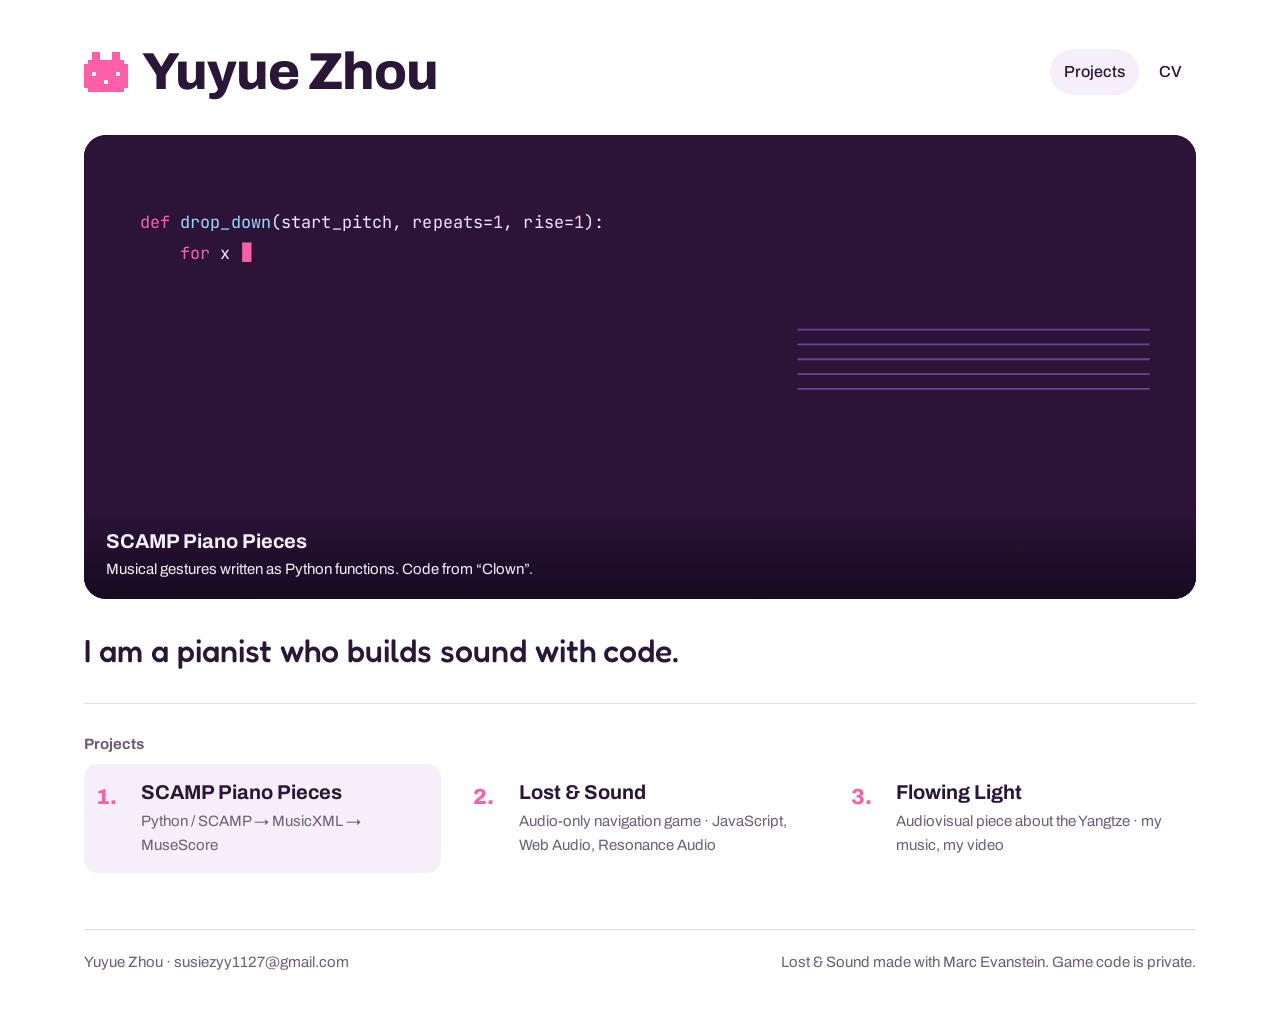
<file: index.html>
<!DOCTYPE html>
<html lang="en">
<head>
<meta charset="utf-8">
<meta name="viewport" content="width=device-width, initial-scale=1">
<title>Yuyue Zhou Portfolio</title>
<link rel="preconnect" href="https://fonts.googleapis.com">
<link rel="stylesheet" href="https://fonts.googleapis.com/css2?family=Archivo:wght@400;500;700;800&family=Fredoka:wght@500&family=JetBrains+Mono:wght@400&family=Silkscreen&display=swap">
<link rel="stylesheet" href="css/style.css">
</head>
<body>
<div class="wrap">
<header>
  <a class="name" href="#home" aria-label="Yuyue Zhou, home">
    <svg class="mark" viewBox="0 0 11 10" shape-rendering="crispEdges" aria-hidden="true"><g fill="var(--pink)"><rect x="2" y="0" width="1" height="1"/><rect x="3" y="0" width="1" height="1"/><rect x="7" y="0" width="1" height="1"/><rect x="8" y="0" width="1" height="1"/><rect x="2" y="1" width="1" height="1"/><rect x="3" y="1" width="1" height="1"/><rect x="7" y="1" width="1" height="1"/><rect x="8" y="1" width="1" height="1"/><rect x="1" y="2" width="1" height="1"/><rect x="2" y="2" width="1" height="1"/><rect x="3" y="2" width="1" height="1"/><rect x="4" y="2" width="1" height="1"/><rect x="5" y="2" width="1" height="1"/><rect x="6" y="2" width="1" height="1"/><rect x="7" y="2" width="1" height="1"/><rect x="8" y="2" width="1" height="1"/><rect x="9" y="2" width="1" height="1"/><rect x="0" y="3" width="1" height="1"/><rect x="1" y="3" width="1" height="1"/><rect x="2" y="3" width="1" height="1"/><rect x="3" y="3" width="1" height="1"/><rect x="4" y="3" width="1" height="1"/><rect x="5" y="3" width="1" height="1"/><rect x="6" y="3" width="1" height="1"/><rect x="7" y="3" width="1" height="1"/><rect x="8" y="3" width="1" height="1"/><rect x="9" y="3" width="1" height="1"/><rect x="10" y="3" width="1" height="1"/><rect x="0" y="4" width="1" height="1"/><rect x="1" y="4" width="1" height="1"/><rect x="2" y="4" width="1" height="1"/><rect x="3" y="4" width="1" height="1"/><rect x="4" y="4" width="1" height="1"/><rect x="5" y="4" width="1" height="1"/><rect x="6" y="4" width="1" height="1"/><rect x="7" y="4" width="1" height="1"/><rect x="8" y="4" width="1" height="1"/><rect x="9" y="4" width="1" height="1"/><rect x="10" y="4" width="1" height="1"/><rect x="0" y="5" width="1" height="1"/><rect x="1" y="5" width="1" height="1"/><rect x="3" y="5" width="1" height="1"/><rect x="4" y="5" width="1" height="1"/><rect x="5" y="5" width="1" height="1"/><rect x="6" y="5" width="1" height="1"/><rect x="7" y="5" width="1" height="1"/><rect x="9" y="5" width="1" height="1"/><rect x="10" y="5" width="1" height="1"/><rect x="0" y="6" width="1" height="1"/><rect x="1" y="6" width="1" height="1"/><rect x="2" y="6" width="1" height="1"/><rect x="3" y="6" width="1" height="1"/><rect x="4" y="6" width="1" height="1"/><rect x="5" y="6" width="1" height="1"/><rect x="6" y="6" width="1" height="1"/><rect x="7" y="6" width="1" height="1"/><rect x="8" y="6" width="1" height="1"/><rect x="9" y="6" width="1" height="1"/><rect x="10" y="6" width="1" height="1"/><rect x="0" y="7" width="1" height="1"/><rect x="1" y="7" width="1" height="1"/><rect x="2" y="7" width="1" height="1"/><rect x="3" y="7" width="1" height="1"/><rect x="4" y="7" width="1" height="1"/><rect x="6" y="7" width="1" height="1"/><rect x="7" y="7" width="1" height="1"/><rect x="8" y="7" width="1" height="1"/><rect x="9" y="7" width="1" height="1"/><rect x="10" y="7" width="1" height="1"/><rect x="0" y="8" width="1" height="1"/><rect x="1" y="8" width="1" height="1"/><rect x="2" y="8" width="1" height="1"/><rect x="3" y="8" width="1" height="1"/><rect x="4" y="8" width="1" height="1"/><rect x="5" y="8" width="1" height="1"/><rect x="6" y="8" width="1" height="1"/><rect x="7" y="8" width="1" height="1"/><rect x="8" y="8" width="1" height="1"/><rect x="9" y="8" width="1" height="1"/><rect x="10" y="8" width="1" height="1"/><rect x="1" y="9" width="1" height="1"/><rect x="2" y="9" width="1" height="1"/><rect x="3" y="9" width="1" height="1"/><rect x="4" y="9" width="1" height="1"/><rect x="5" y="9" width="1" height="1"/><rect x="6" y="9" width="1" height="1"/><rect x="7" y="9" width="1" height="1"/><rect x="8" y="9" width="1" height="1"/><rect x="9" y="9" width="1" height="1"/></g></svg>
    <b>Yuyue Zhou</b>
  </a>
  <nav aria-label="Main">
    <a href="#home" data-nav="home">Projects</a>
    <a href="#cv" data-nav="cv">CV</a>
  </nav>
</header>

<svg width="0" height="0" style="position:absolute" aria-hidden="true"><defs><symbol id="ghost" viewBox="0 0 8 8"><g id="ghostpx"></g></symbol></defs></svg>

<!-- HOME -->
<main data-view="home">
<div class="home">
  <a class="cover" id="cover" href="#scamp-pieces" aria-label="Open project">
    <svg id="covsvg" viewBox="0 0 1200 500" preserveAspectRatio="xMidYMid slice" role="img" aria-label="Project cover"></svg>
    <div class="cap" id="cap"></div>
  </a>
  <p class="intro">I am a pianist who builds sound with code.</p>
  <hr class="hline">
  <div>
      <p class="lab">Projects</p>
      <ul class="plist">
        <li><a class="proj on" href="#scamp-pieces" data-cov="1"><span class="n">1.</span><span class="t">SCAMP Piano Pieces</span><span class="d">Python / SCAMP → MusicXML → MuseScore</span></a></li>
        <li><a class="proj" href="#lost-and-sound" data-cov="0"><span class="n">2.</span><span class="t">Lost &amp; Sound</span><span class="d">Audio-only navigation game · JavaScript, Web Audio, Resonance Audio</span></a></li>
        <li><a class="proj" href="#flowing-light" data-cov="2"><span class="n">3.</span><span class="t">Flowing Light</span><span class="d">Audiovisual piece about the Yangtze · my music, my video</span></a></li>
      </ul>
  </div>
</div>
</main>

<!-- LOST & SOUND -->
<main data-view="lost-and-sound" class="page" hidden>
  <a class="back" href="#home">← All projects</a>
  <h1>Lost &amp; Sound</h1>
  <p class="lede">An audio-only navigation game built with JavaScript, Web Audio and Resonance Audio. You wear headphones and close your eyes. 3D sound tells you where the ghost-story enemies are: they speed up and rise in pitch as they get closer. A layered “home” sound grows richer as you walk toward it.</p>
  <p><span class="hp">Please use headphones</span></p>
  <div class="media"><span style="color:var(--mut)">Demo video coming soon</span></div>

  <h2>Why I made it</h2>
  <div class="tx">
    <p>When I used Logic Pro, I kept wondering what was behind it: how reverb creates space, how EQ changes frequencies. Everything in Logic starts from recorded sound. I wanted to try building sound from zero, in code.</p>
    <p>I also asked a simple question: if there are no visuals, how much can people perceive by ear alone? So I made a game that is only about sound. Most games depend on what you see. An audio-only game could also be played by people who are blind or have low vision.</p>
  </div>

  <h2>How the sound works</h2>
  
    <div class="tx">
      <h3>The listener</h3>
      <p>The player is a listener in a Resonance Audio scene. You walk and turn with the arrow keys, at 3 meters per second. Your position and direction are updated every frame, so sounds move around your head as you walk and turn.</p>
      <h3>The map</h3>
      <p>Every game is different. The four enemies are placed in random directions, in four rings around you: about 3.5–5 m, 6–7.5 m, 8–9.5 m and 10–11.5 m away. Home is 13 m away, also in a random direction. You win when you get within half a meter of home.</p>
      <h3>Enemies</h3>
      <p>Each of the four enemies is a looping sound I designed. When you are farther than 3 m, it plays normally. As you get closer, its playback rate goes up, so it gets faster and higher at the same time. At 0.5 m it plays at double speed, one octave higher.</p>
      <h3>Home</h3>
      <p>The home sound has a main loop, plus one pad sample played at three speeds: 0.5×, 1× and 2× (low, middle and high octave). It starts to change when you are 8 m away. As you get closer, the main loop fades out and the pad layers come in one by one: low first, then middle, then high. I chose the speeds and volume curves by testing them again and again by ear. This was the most surprising part for me.</p>
    <div class="panel chartp">
      <p class="lab">Home sound: volume of each layer by distance</p>
      <div class="fig" id="gainfig"><svg id="gainsvg" role="img" aria-label="Chart of the four home-sound layer volumes against closeness to home"></svg></div>
      <p style="font-size:14px;color:var(--mut);margin:8px 0 0">Closeness goes from 0 (8 m or farther) to 1 (within 0.5 m of home). The main loop fades out while the low, middle and high pad layers come in, in that order.</p>
    </div>
      <h3>Hearing front and back</h3>
      <p>My teacher wrote an air-absorption filter and a filter to reduce front/back confusion. I added them to the game and tuned the front/back values by ear.</p>
      <h3>The space</h3>
      <p>The game takes place in a large open space, 100 × 100 m and 3 m high. The walls are open and the floor and ceiling are grass, so there are almost no hard echoes.</p>
    </div>


  <h2>Who did what</h2>
  <p class="tx">I made this game with my teacher, Marc Evanstein. Here is an honest split, based on our Git history.</p>
  <div style="overflow-x:auto">
  <table class="who">
    <thead><tr><th>Who</th><th>Work</th></tr></thead>
    <tbody>
      <tr><td>Me</td><td>Player movement and turning; synthesis experiments (two sawtooth oscillators, pulsing sound, FM voice, shaper); room sound and spatial settings; enemy voices and the speed-up with distance; the layered home voice, its distance range, fades and volume balance; added the air-absorption and front/back filters and tuned the front/back values; stop button; minimap setup; all game art; designed the enemy sounds.</td></tr>
      <tr><td>Marc Evanstein (teacher)</td><td>Starting template; reorganized code into functions; timing fixes; audio graph diagrams; fixed the coordinate system (axes, left/right, turning); wrote the air-absorption and front/back filter functions; minimap widget; room size and materials; title, playing and win screens using my art.</td></tr>
      <tr><td>AI</td><td>Only the project plan document (PLAN.md) was written with an AI assistant (Claude). All code was written by hand by me and Marc.</td></tr>
    </tbody>
  </table>
  </div>

  <h2>Sound sources</h2>
  <div class="tx">
    <p>I designed the enemy sounds in Reaper from 7–8 sound clips from Freesound (layering, EQ, reverb). The home sound is one sample from the internet.</p>
  </div>
</main>

<!-- SCAMP -->
<main data-view="scamp-pieces" class="page" hidden>
  <a class="back" href="#home">← All projects</a>
  <h1>SCAMP Piano Pieces</h1>
  <p class="lede">Three short piano pieces I wrote with Python and the SCAMP library: “Clown”, “Q and A” and “Bellicose Bunnies”.</p>
  <video class="vid" id="svid" controls preload="metadata" poster="scamp_poster.jpg" playsinline>
    <source src="scamp_performance.mp4" type="video/mp4">
  </video>
  <div class="chap">
    <span>Performed by me.</span>
    <button class="nb ch-b" data-t="0" type="button">Clown <b>0:00</b></button>
    <button class="nb ch-b" data-t="37.9" type="button">Q and A <b>0:38</b></button>
    <button class="nb ch-b" data-t="84.5" type="button">Bellicose Bunnies <b>1:25</b></button>
  </div>
  <div class="tx">
    <h2 style="margin-top:8px">Process</h2>
    <p>I created the music in three steps. The first two steps were done through code, using SCAMP (Suite for Computer-Assisted Music in Python). SCAMP is a Python library that lets composers create virtual instruments, have them play notes, listen to the results in real time, and then generate music notation.</p>
    <p>I defined functions to play different musical gestures, and the function arguments let me vary the gestures in different ways so that they could evolve throughout the piece. During this step, I was not thinking about how the music would be notated. I was thinking like a pianist about how each phrase breathes and moves.</p>
    <p>The second step was to generate notation. To do this, I had to tweak the code: making the note durations easier to notate, and defining meters and bar lengths. After that, SCAMP could produce MusicXML that I opened in MuseScore.</p>
    <p>The final step was polishing that raw notation into the final score. This was not just cleaning up rough edges; it was another stage of composition. I added more layers to the music, along with dynamics, articulations and other details that were crucial to its character.</p>
    <p>Coding gave me a different way to organize music. I took on different roles throughout the process — engineer, pianist, composer — and I arrived at music that I would never have otherwise written.</p>
  </div>
  <h2>The pieces</h2>
  <div class="plist2">
    <div class="prow">
      <div class="phead"><h3>Clown</h3></div>
      <div class="thumbs" data-title="Clown" data-pages="scamp/clown-1.webp" aria-label="Clown score"></div>
      <details class="code">
        <summary>Show the code</summary>
        <button class="nb copy" data-c="clown" type="button">Copy</button>
        <pre><code id="code-clown">from scamp import *


s = Session()

s.tempo = 150

piano = s.new_part(&quot;piano&quot;)


def drop_down(start_pitch, repeats=1, rise=1):
    for x in range(repeats):
        piano.play_note(start_pitch + rise*x, 1.0, 2 / 3)
        piano.play_note(start_pitch + 1 + rise*x, 1.0, 1 / 6)
        piano.play_note(start_pitch + 3 + rise*x, 1.0, 1 / 6)

    piano.play_note(start_pitch - 2, 1.0, 1.0)


def jump(main_pitch, gesture_dur, quick_note_dur, last_note_dur, repeats=1, rise=1):
    long_note_dur = gesture_dur - quick_note_dur - last_note_dur
    for x in range(repeats):
        piano.play_note(main_pitch + 24 + rise*x, 1.0, quick_note_dur)
        piano.play_note(main_pitch, 1.0, long_note_dur)
        piano.play_note(main_pitch + 6 + rise*x, 1.0, last_note_dur, &quot;staccato&quot;)


def tremolo(main_pitch, note_dur=0.25, repeats=8):
    for i in range(repeats):
        piano.play_note(main_pitch, 1.0, note_dur)
        piano.play_note(main_pitch + i + 1, 1.0, note_dur)


def the_clown():
    tremolo(48, note_dur=0.25, repeats=4)
    jump(44, 4, 0.25, 1, repeats=3, rise=2)
    wait(1)

    drop_down(60, repeats=4, rise=2)
    jump(60, 2, 0.125, 0.25, repeats=8, rise=1)
    wait(1)

    tremolo(80, note_dur=1/6, repeats=12)
    drop_down(84, repeats=3, rise=-3)
    drop_down(81, repeats=4, rise=-3)
    jump(40, 5, 0.5, 1, repeats=3, rise=-2)
    wait(1)

    tremolo(58, note_dur=0.25, repeats=5)
    piano.play_note(36, 1.0, 0.5, &quot;accent&quot;)


s.start_transcribing()
s.fast_forward()
the_clown()
perf = s.stop_transcribing()
time_signatures = [&quot;2/4&quot;, &quot;4/4&quot;, &quot;4/4&quot;, &quot;5/4&quot;, &quot;5/4&quot;] + [&quot;2/4&quot;] * 7 + [&quot;3/4&quot;, &quot;4/4&quot;, &quot;4/4&quot;, &quot;5/4&quot;] + [&quot;5/4&quot;] * 3 + [&quot;7/8&quot;] + [&quot;2/4&quot;]
score = perf.to_score(time_signature=time_signatures)
score.show()
print(perf)

#piece_2_nonsense_questions_with_angery_same_answer()
# piece_1_rise_and_fall()</code></pre>
      </details>
    </div>
    <div class="prow">
      <div class="phead"><h3>Q and A</h3></div>
      <div class="thumbs" data-title="Q and A" data-pages="scamp/qa-1.webp,scamp/qa-2.webp" aria-label="Q and A score"></div>
      <details class="code">
        <summary>Show the code</summary>
        <button class="nb copy" data-c="qa" type="button">Copy</button>
        <pre><code id="code-qa">from scamp import *


s = Session()

s.tempo = 180

piano = s.new_part(&quot;piano&quot;)


def drop_down(start_pitch, repeats=1, rise=1):
    for x in range(repeats):
        piano.play_note(start_pitch + rise*x, 1.0, 2 / 3)
        piano.play_note(start_pitch + 1 + rise*x, 1.0, 1 / 6)
        piano.play_note(start_pitch + 3 + rise*x, 1.0, 1 / 6)
    
    piano.play_note(start_pitch - 2, 1.0, 1.0)


def jump(main_pitch, gesture_dur, quick_note_dur, rest_dur, repeats=1, rise=1):
    long_note_dur = gesture_dur - 2 * quick_note_dur
    for x in range(repeats):
        piano.play_note(main_pitch + 24 + rise*x, 1.0, quick_note_dur)
        piano.play_note(main_pitch, 1.0, long_note_dur)
        piano.play_note(main_pitch + 6 + rise*x, 1.0, quick_note_dur)
        wait(rest_dur)


def tremolo(main_pitch, note_dur=0.25, repeats=8):
    for i in range(repeats):
        piano.play_note(main_pitch, 1.0, note_dur)
        piano.play_note(main_pitch + i + 1, 1.0, note_dur)
       
      




def piece_3_random_conversation():
    tremolo(55, note_dur=0.6, repeats=2)
    tremolo(55, note_dur=0.6, repeats=2)
    tremolo(55, note_dur=0.6, repeats=2)
    jump(55, 3, 0.6, 0.6, repeats=6, rise=2)
    tremolo(55, note_dur=0.6, repeats=2)
    drop_down(55, repeats=6, rise=2)
    tremolo(55, note_dur=0.6, repeats=2)
    tremolo(55, note_dur=0.6, repeats=2)
    tremolo(55, note_dur=0.6, repeats=2)
    jump(55, 3, 0.125, 0.125, repeats=6, rise=2)
    tremolo(55, note_dur=0.6, repeats=2)
    drop_down(55, repeats=6, rise=2)
    tremolo(55, note_dur=0.6, repeats=2)
    tremolo(55, note_dur=0.6, repeats=2)
    tremolo(55, note_dur=0.6, repeats=2)
    
    
    
    
s.start_transcribing()
s.fast_forward()
piece_3_random_conversation()
perf = s.stop_transcribing()
score = perf.to_score(time_signature = [&quot;7/8&quot;] + [&quot;3/4&quot;] + [&quot;13/16&quot;]* 6 + [&quot;6/4&quot;] + [&quot;11/4&quot;] + [&quot;3/4&quot;] + [&quot;5/8&quot;] * 4 + [&quot;3/4&quot;] * 7)
score.show()
print(perf)</code></pre>
      </details>
    </div>
    <div class="prow">
      <div class="phead"><h3>Bellicose Bunnies</h3></div>
      <div class="thumbs" data-title="Bellicose Bunnies" data-pages="scamp/bunnies-1.webp,scamp/bunnies-2.webp,scamp/bunnies-3.webp" aria-label="Bellicose Bunnies score"></div>
      <details class="code">
        <summary>Show the code</summary>
        <button class="nb copy" data-c="bunnies" type="button">Copy</button>
        <pre><code id="code-bunnies">from scamp import *


s = Session()

s.tempo = 180

piano = s.new_part(&quot;piano&quot;)


# s.start_transcribing()


def drop_down(start_pitch, repeats=1, rise=1):
    for x in range(repeats):
        piano.play_note(start_pitch + rise*x, 1.0, 2 / 3)
        piano.play_note(start_pitch + 1 + rise*x, 1.0, 1 / 6)
        piano.play_note(start_pitch + 3 + rise*x, 1.0, 1 / 6)
    
    piano.play_note(start_pitch - 2, 1.0, 1.0)


def jump(main_pitch, gesture_dur, repeats=1, rise=1, single_note_dur=None):
    if single_note_dur is None:
        single_note_dur = gesture_dur
    for x in range(repeats):
        piano.play_chord([main_pitch + rise*x, main_pitch + 24 + rise*x], 1.0, gesture_dur, &quot;start slur&quot;)
        piano.play_note(main_pitch + 6 + rise*x, 1.0, single_note_dur, [&quot;staccatissimo&quot;, &quot;stop slur&quot;])
      

# duration = 2 * repeats * note_dur
def tremolo(main_pitch, note_dur=0.25, repeats=8):
    for i in range(repeats):
        piano.play_note(main_pitch, 1.0, note_dur)
        piano.play_note(main_pitch + i + 1, 1.0, note_dur)
    

# ---------------------------------------------------------------------


def irritation_gesture(start_pitch, interval=1, wait_dur=2.0, repeats=3):
    for _ in range(repeats):
        fork(tremolo, args=(start_pitch, 0.025, 2))
        wait(wait_dur)
    fork(tremolo, args=(start_pitch + interval, 0.025, 2))
    wait(wait_dur)


def bellicose_bunnies():
    irritation_gesture(60)

    drop_down(30, repeats=2, rise=7)
    drop_down(32, repeats=2, rise=-7)
    fork(tremolo, args=(60, 0.025, 2))

    wait(2.0)

    drop_down(32, repeats=2, rise=7)
    drop_down(34, repeats=2, rise=7)

    irritation_gesture(72, wait_dur=1, repeats=1)


    jump(35, 0.5, repeats=2, rise=7)

    drop_down(35, repeats=1, rise=-7)
    drop_down(40, repeats=1, rise=7)

    wait(0.5)

    jump(40, 0.5, repeats=2, rise=-7)

    drop_down(45, repeats=1, rise=7)
    drop_down(42, repeats=1, rise=-7)

    wait(0.5)

    tremolo(70, note_dur=0.025, repeats=18)
    wait(0.1)
    jump(45, 1.0, repeats=2, rise=12, single_note_dur=0.5)
    drop_down(50, repeats=2, rise=-7)

    tremolo(70, note_dur=0.025, repeats=18)
    wait(0.1)

    jump(45, 1.0, repeats=2, rise=12, single_note_dur=0.5)
    drop_down(43, repeats=2, rise=7)
    drop_down(38, repeats=2, rise=-7)

    wait(0.5)  

    jump(45, 0.5, repeats=2, rise=7)
    jump(47, 0.5, repeats=3, rise=7)
    jump(49, 0.5, repeats=5, rise=7)

    tremolo(50, note_dur=0.05, repeats=29)
    wait(0.1)

    irritation_gesture(60, repeats=5)

    drop_down(30, repeats=2, rise=7)
    drop_down(78, repeats=2, rise=-7)

    fork(tremolo, args=(60, 0.025, 2))

    wait(2.0)

    drop_down(32, repeats=3, rise=7)
    drop_down(80, repeats=1, rise=7)

    irritation_gesture(72, wait_dur=1, repeats=1)
    wait(0.5)
    
    tremolo(30, note_dur=0.025, repeats=18)
    wait(0.1)

    jump(70, 1.0, repeats=2, rise=12, single_note_dur=0.5)
    drop_down(50, repeats=2, rise=-7)

    tremolo(70, note_dur=0.025, repeats=18)
    wait(0.1)

    jump(34, 1.0, repeats=2, rise=12, single_note_dur=0.5)
    s.set_tempo_target(210, Moment.after_beats(20))
    drop_down(43, repeats=1, rise=3)
    drop_down(58, repeats=1, rise=-3)
    drop_down(40, repeats=2, rise=5)
    drop_down(55, repeats=1, rise=-5)
    drop_down(37, repeats=3, rise=7)
    drop_down(62, repeats=2, rise=-7)
    drop_down(32, repeats=8, rise=8)

    wait(0.5)  

    s.tempo = 180
    jump(34, 0.5, repeats=2, rise=7)
    jump(36, 0.5, repeats=3, rise=7)
    jump(40, 0.5, repeats=7, rise=7)
    wait(1)
    jump(28, 0.5, repeats=2, rise=7)

    wait(2.0) 

    tremolo(30, note_dur=0.025, repeats=18)
    wait(0.1)
    piano.play_chord([34,41,30], 1.0, 1.0)

    
s.fast_forward()
s.start_transcribing()
bellicose_bunnies()

perf = s.stop_transcribing()
score = perf.to_score(time_signature=[&quot;4/4&quot;] * 6 + [&quot;2/4&quot;] * 2 + [&quot;5/8&quot;] + [&quot;2/4&quot;] + [&quot;4/4&quot;] + [&quot;3/8&quot;] + [&quot;3/4&quot;] * 2 + [&quot;1/4&quot;] + [&quot;3/4&quot;] * 2 + [&quot;7/8&quot;]+ [&quot;2/4&quot;] + [&quot;3/4&quot;] + [&quot;5/4&quot;] + [&quot;3/4&quot;] + [&quot;4/4&quot;] * 3 + [&quot;4/4&quot;] * 4 + [&quot;3/8&quot;] + [&quot;3/4&quot;] + [&quot;3/4&quot;] + [&quot;1/4&quot;] + [&quot;3/4&quot;] + [&quot;2/4&quot;] * 2 + [&quot;3/4&quot;] + [&quot;2/4&quot;] + [&quot;4/4&quot;] + [&quot;3/4&quot;] + [&quot;8/4&quot;] + [&quot;3/8&quot;] + [&quot;2/4&quot;] + [&quot;3/4&quot;] + [&quot;7/4&quot;] + [&quot;4/4&quot;] * 2)
score.export_music_xml(&quot;bellicoseBunnies.musicxml&quot;)
score.show()
# print(perf)
# s.stop_transcribing().export_to_midi_file(&quot;my_music.mid&quot;)</code></pre>
      </details>
    </div>
  </div>
  <p style="color:var(--mut);font-size:15px;margin-top:24px">Made with SCAMP (Suite for Computer-Assisted Music in Python), MusicXML and MuseScore.</p>
</main>

<!-- FLOWING LIGHT -->
<main data-view="flowing-light" class="page" hidden>
  <a class="back" href="#home">← All projects</a>
  <h1>Flowing Light</h1>
  <p class="lede">An audiovisual piece about the Yangtze River. I composed the music and made the video myself. The images in the video were generated by AI from my prompts.</p>
  <video class="vid" controls preload="metadata" poster="poster.jpg" playsinline>
    <source src="flowing.mp4" type="video/mp4">
  </video>

  <div class="cols">
    <div class="tx">
      <h2>Concept</h2>
      <p>Flowing Light combines the pentatonic scale, minimalist music and the rough shape of the Yangtze River's flow. With the Yangtze as its subject, it shows repetition and change inside a flow.</p>
      <p>The shape of the river always seems familiar, but the light and color on the water never really stay still. This is what I wanted to express in this piece: simple musical fragments come back again and again, and you slowly start to notice the small changes in them.</p>
      <p>In the video, the river runs through layered curves. It moves from black and white into color, and then its outline appears against a darkening background. You can still recognize the river's shape, but the colors around it keep changing. The same river shows many different faces.</p>
      <p>I hope the audience can listen and watch the way you would watch water from the riverbank, slowly noticing the changes that are easy to miss: a familiar sound comes back, a color fades, and the river keeps moving forward.</p>
    </div>
    <div class="tx">
      <h2>Process</h2>
      <p>I composed the music mostly in a traditional way. I started from the pentatonic scale, wrote the first musical material, and let it develop and change as it came back. But this time I also tried a method I had never used before. Rhythmic drive is especially important in this piece, so after I finished the opening material, I first wrote out the rhythm of the whole piece from beginning to end. Then I divided this rhythm between the left and right hands of the piano, and built the melody and the other layers from there.</p>
      <p>I made the video myself. The images in it were generated by AI from my prompts.</p>
    </div>
  </div>


  <h2>Score</h2>
  <p class="tx" style="margin-top:0">Flowing Light, for piano and video projection. 8 pages. Click a page to read it larger.</p>
  <div class="scorebar">
    <button class="nb" id="sprev" aria-label="Previous pages">←</button>
    <button class="nb" id="snext" aria-label="Next pages">→</button>
  </div>
  <div class="score" id="score" tabindex="0" aria-label="Score pages" data-title="Flowing Light" data-pages="score/p1.webp,score/p2.webp,score/p3.webp,score/p4.webp,score/p5.webp,score/p6.webp,score/p7.webp,score/p8.webp"></div>
  

  <h2>Who did what</h2>
  <div style="overflow-x:auto">
  <table class="who">
    <thead><tr><th>Part</th><th>Made by</th></tr></thead>
    <tbody>
      <tr><td>Music</td><td>Composed by me</td></tr>
      <tr><td>Video</td><td>Made by me</td></tr>
      <tr><td>Images</td><td>Generated by AI from my prompts</td></tr>
    </tbody>
  </table>
  </div>
</main>

<!-- CV -->
<main data-view="cv" class="page cv" hidden>
  <a class="back" href="#home">← All projects</a>
  <div class="cvhead">
    <img src="portrait.png" alt="Portrait of Yuyue Zhou" width="340" height="340">
    <div>
      <h1>CV</h1>
      <p class="lede">Pianist at the Manhattan School of Music, studying with Alexander Moutouzkine. I also build sound with code: spatial audio, synthesis and algorithmic composition.</p>
      <p>susiezyy1127@gmail.com</p>
    </div>
  </div>
  <div class="cols">
    <div>
      <h2 style="margin-top:8px">Education</h2>
      <dl>
        <dt>2023 – 2027</dt><dd>Bachelor of Music, Piano Performance, Manhattan School of Music (expected 2027). Teacher: Alexander Moutouzkine</dd>
        <dt>2025</dt><dd>UCLA Extension: C++, Statistics, Python, Machine Learning</dd>
        <dt>Tutoring</dt><dd>Calculus, private tutoring, about one year (non-credit)</dd>
        <dt>Elective</dt><dd>Psychology, one semester</dd>
      </dl>
      <h2>Tools</h2>
      <dl>
        <dt>Code</dt><dd>JavaScript, Web Audio API, Resonance Audio, Python, SCAMP</dd>
        <dt>Audio</dt><dd>Logic Pro, Reaper, GarageBand</dd>
        <dt>Notation</dt><dd>MusicXML, MuseScore</dd>
        
      </dl>
      <h2>Languages</h2>
      <p>Chinese, English</p>
    </div>
    <div>
      <h2 style="margin-top:8px">Piano</h2>
      <p>About 18 years of classical training.</p>
      <h3>Chamber and festivals</h3>
      <ul>
        <li>Juventus Pro Musica Chamber, 2025 season: worked with cellist Wolfram Koessel and violinist Peter Winograd; performed at the Baryshnikov Arts Center, New York</li>
        <li>Perugia Music Festival, Italy, 2019 and 2024 (performed with orchestra in 2024)</li>
        <li>Académie Internationale d'Été de Musique, Paris, 2024</li>
      </ul>
      <h3>Competitions</h3>
      <ul>
        <li>Honorable Mention and Special Award, Anselmo Academy New York Competition (Adult), 2025</li>
      </ul>
    </div>
  </div>
</main>

<div class="lb" id="lb" hidden role="dialog" aria-label="Score page">
    <button class="nb lbx" id="lbx" aria-label="Close">✕</button>
    <button class="nb lbp" id="lbp" aria-label="Previous page">←</button>
    <img id="lbimg" alt="">
    <button class="nb lbn" id="lbn" aria-label="Next page">→</button>
    <span class="lbc" id="lbc"></span>
  </div>
<footer>
  <span>Yuyue Zhou · susiezyy1127@gmail.com</span>
  <span>Lost &amp; Sound made with Marc Evanstein. Game code is private.</span>
</footer>
</div>

<script src="js/main.js"></script>
</body>
</html>
</file>
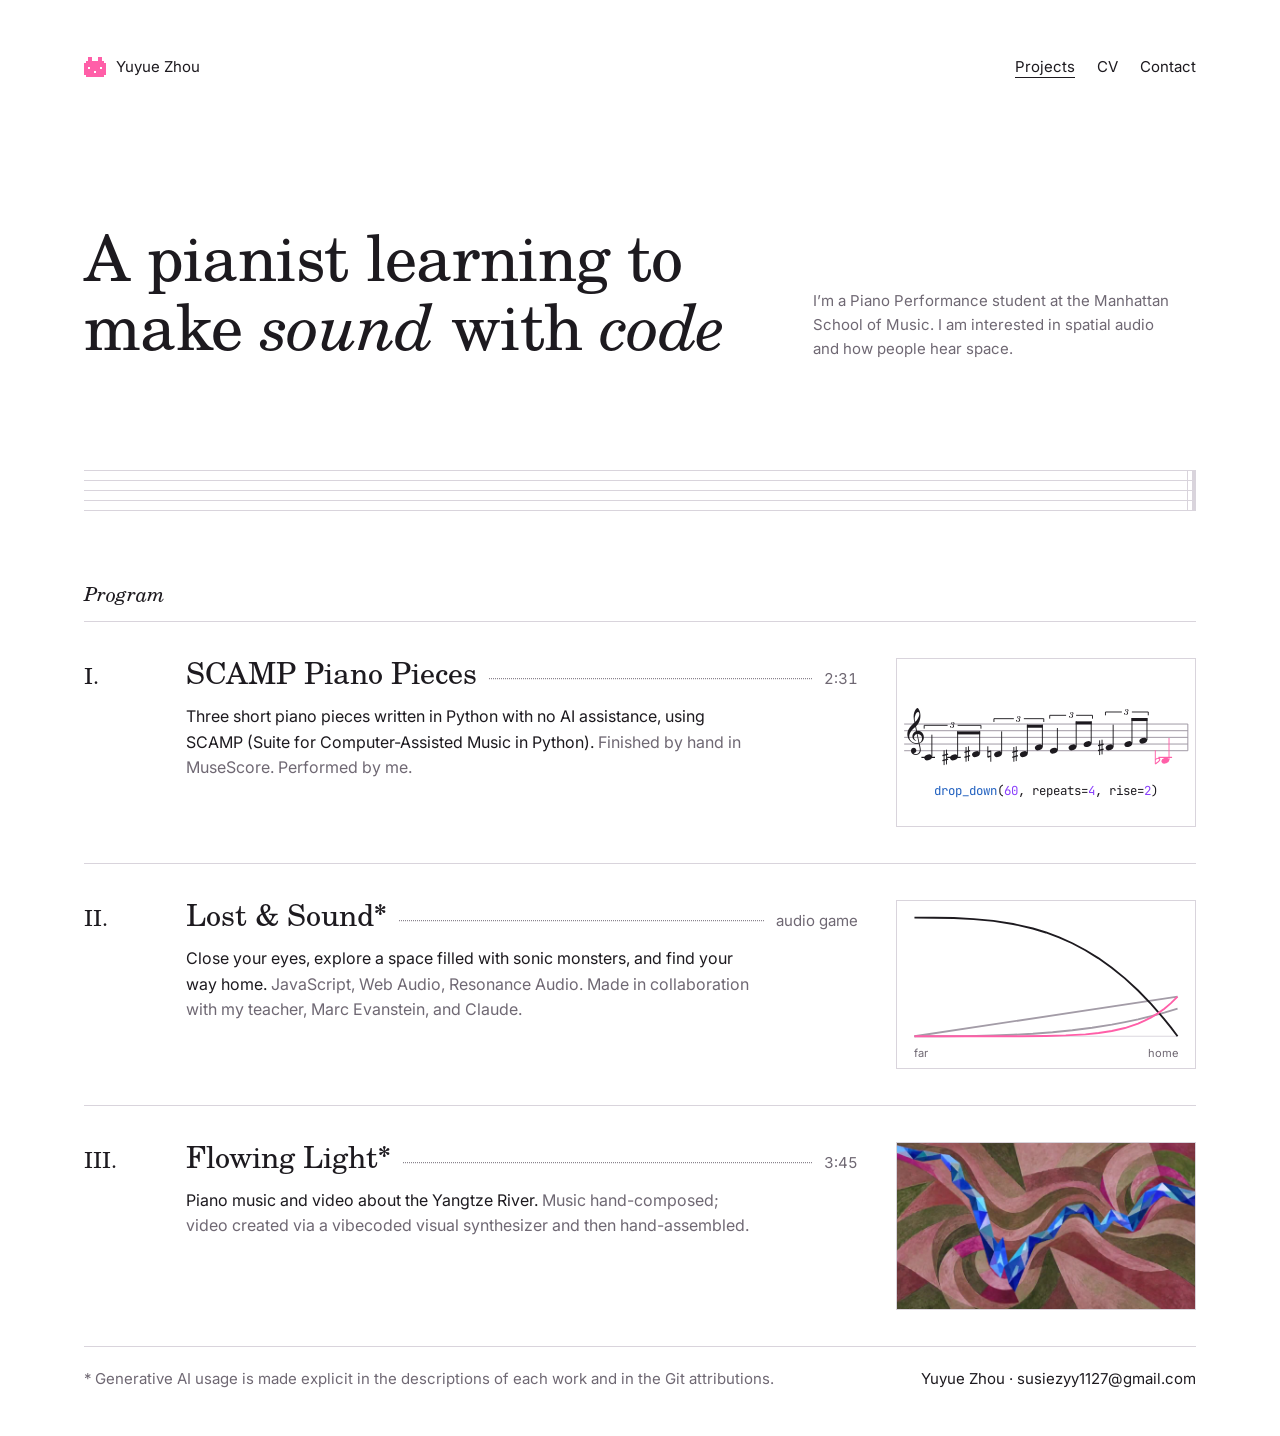
<file: docs/index.html>
<!DOCTYPE html>
<html lang="en">
<head>
<meta charset="utf-8">
<meta name="viewport" content="width=device-width, initial-scale=1">
<title>Yuyue Zhou Portfolio</title>
<link rel="preconnect" href="https://fonts.googleapis.com">
<link rel="stylesheet" href="https://fonts.googleapis.com/css2?family=Archivo:wght@400;500;700;800&family=Inter:wght@400;500&family=JetBrains+Mono:wght@400&display=swap">
<link rel="stylesheet" href="https://fonts.googleapis.com/css2?family=Noto+Music&amp;text=%F0%9D%84%9E&amp;display=block">
<link rel="preload" href="fonts/texgyreschola-regular.otf" as="font" type="font/otf" crossorigin>
<link rel="stylesheet" href="css/style.css">
</head>
<body>
<div class="wrap">
<header>
  <a class="name" href="#home" aria-label="Yuyue Zhou, home">
    <svg class="mark" viewBox="0 0 11 10" shape-rendering="crispEdges" aria-hidden="true"><g fill="var(--pink)"><rect x="2" y="0" width="1" height="1"/><rect x="3" y="0" width="1" height="1"/><rect x="7" y="0" width="1" height="1"/><rect x="8" y="0" width="1" height="1"/><rect x="2" y="1" width="1" height="1"/><rect x="3" y="1" width="1" height="1"/><rect x="7" y="1" width="1" height="1"/><rect x="8" y="1" width="1" height="1"/><rect x="1" y="2" width="1" height="1"/><rect x="2" y="2" width="1" height="1"/><rect x="3" y="2" width="1" height="1"/><rect x="4" y="2" width="1" height="1"/><rect x="5" y="2" width="1" height="1"/><rect x="6" y="2" width="1" height="1"/><rect x="7" y="2" width="1" height="1"/><rect x="8" y="2" width="1" height="1"/><rect x="9" y="2" width="1" height="1"/><rect x="0" y="3" width="1" height="1"/><rect x="1" y="3" width="1" height="1"/><rect x="2" y="3" width="1" height="1"/><rect x="3" y="3" width="1" height="1"/><rect x="4" y="3" width="1" height="1"/><rect x="5" y="3" width="1" height="1"/><rect x="6" y="3" width="1" height="1"/><rect x="7" y="3" width="1" height="1"/><rect x="8" y="3" width="1" height="1"/><rect x="9" y="3" width="1" height="1"/><rect x="10" y="3" width="1" height="1"/><rect x="0" y="4" width="1" height="1"/><rect x="1" y="4" width="1" height="1"/><rect x="2" y="4" width="1" height="1"/><rect x="3" y="4" width="1" height="1"/><rect x="4" y="4" width="1" height="1"/><rect x="5" y="4" width="1" height="1"/><rect x="6" y="4" width="1" height="1"/><rect x="7" y="4" width="1" height="1"/><rect x="8" y="4" width="1" height="1"/><rect x="9" y="4" width="1" height="1"/><rect x="10" y="4" width="1" height="1"/><rect x="0" y="5" width="1" height="1"/><rect x="1" y="5" width="1" height="1"/><rect x="3" y="5" width="1" height="1"/><rect x="4" y="5" width="1" height="1"/><rect x="5" y="5" width="1" height="1"/><rect x="6" y="5" width="1" height="1"/><rect x="7" y="5" width="1" height="1"/><rect x="9" y="5" width="1" height="1"/><rect x="10" y="5" width="1" height="1"/><rect x="0" y="6" width="1" height="1"/><rect x="1" y="6" width="1" height="1"/><rect x="2" y="6" width="1" height="1"/><rect x="3" y="6" width="1" height="1"/><rect x="4" y="6" width="1" height="1"/><rect x="5" y="6" width="1" height="1"/><rect x="6" y="6" width="1" height="1"/><rect x="7" y="6" width="1" height="1"/><rect x="8" y="6" width="1" height="1"/><rect x="9" y="6" width="1" height="1"/><rect x="10" y="6" width="1" height="1"/><rect x="0" y="7" width="1" height="1"/><rect x="1" y="7" width="1" height="1"/><rect x="2" y="7" width="1" height="1"/><rect x="3" y="7" width="1" height="1"/><rect x="4" y="7" width="1" height="1"/><rect x="6" y="7" width="1" height="1"/><rect x="7" y="7" width="1" height="1"/><rect x="8" y="7" width="1" height="1"/><rect x="9" y="7" width="1" height="1"/><rect x="10" y="7" width="1" height="1"/><rect x="0" y="8" width="1" height="1"/><rect x="1" y="8" width="1" height="1"/><rect x="2" y="8" width="1" height="1"/><rect x="3" y="8" width="1" height="1"/><rect x="4" y="8" width="1" height="1"/><rect x="5" y="8" width="1" height="1"/><rect x="6" y="8" width="1" height="1"/><rect x="7" y="8" width="1" height="1"/><rect x="8" y="8" width="1" height="1"/><rect x="9" y="8" width="1" height="1"/><rect x="10" y="8" width="1" height="1"/><rect x="1" y="9" width="1" height="1"/><rect x="2" y="9" width="1" height="1"/><rect x="3" y="9" width="1" height="1"/><rect x="4" y="9" width="1" height="1"/><rect x="5" y="9" width="1" height="1"/><rect x="6" y="9" width="1" height="1"/><rect x="7" y="9" width="1" height="1"/><rect x="8" y="9" width="1" height="1"/><rect x="9" y="9" width="1" height="1"/></g></svg>
    <span>Yuyue Zhou</span>
  </a>
  <nav aria-label="Main">
    <a href="#home" data-nav="home">Projects</a>
    <a href="#cv" data-nav="cv">CV</a>
    <a href="mailto:susiezyy1127@gmail.com">Contact</a>
  </nav>
</header>

<!-- HOME -->
<main data-view="home" class="home">
  <section class="hero">
    <h1 class="hero-t">A pianist learning to make <em>sound</em> with <em>code</em></h1>
    <p class="hero-d">I’m a Piano Performance student at the Manhattan School of Music. I am interested in spatial audio and how people hear space.</p>
  </section>

  <div class="staff" aria-hidden="true"><span class="bar"></span></div>

  <h2 class="prog-h">Program</h2>
  <ol class="prog">
    <li><a class="item" href="#scamp-pieces">
      <span class="num">I.</span>
      <span class="body">
        <span class="line"><span class="ttl">SCAMP Piano Pieces</span><span class="dots" aria-hidden="true"></span><span class="meta">2:31</span></span>
        <span class="desc"><span class="dk">Three short piano pieces written in Python with no AI assistance, using SCAMP (Suite for Computer-Assisted Music in Python).</span> Finished by hand in MuseScore. Performed by me.</span>
      </span>
      <span class="thumb"><svg viewBox="0 0 320 180" aria-hidden="true">
<rect width="320" height="180" fill="#ffffff"/>
<g transform="translate(6.9 99)">
<line x1="0.0" x2="306.2" y1="0.0" y2="0.0" stroke="#9a929e" stroke-width="1.00"/>
<line x1="0.0" x2="306.2" y1="-7.2" y2="-7.2" stroke="#9a929e" stroke-width="1.00"/>
<line x1="0.0" x2="306.2" y1="-14.4" y2="-14.4" stroke="#9a929e" stroke-width="1.00"/>
<line x1="0.0" x2="306.2" y1="-21.6" y2="-21.6" stroke="#9a929e" stroke-width="1.00"/>
<line x1="0.0" x2="306.2" y1="-28.8" y2="-28.8" stroke="#9a929e" stroke-width="1.00"/>
<line x1="306.2" x2="306.2" y1="-28.8" y2="0.0" stroke="#9a929e" stroke-width="1.00"/>
<text x="2.5" y="-7.2" font-size="28.8" fill="#1d1a1f" font-family="'Noto Music', 'Bravura Text', 'Apple Symbols', serif">&#x1D11E;</text>
<line x1="18.6" x2="33.3" y1="7.2" y2="7.2" stroke="#1d1a1f" stroke-width="1.30"/>
<ellipse cx="25.9" cy="7.2" rx="4.3" ry="3.0" transform="rotate(-20 25.9 7.2)" fill="#1d1a1f"/>
<line x1="46.4" x2="61.1" y1="7.2" y2="7.2" stroke="#1d1a1f" stroke-width="1.30"/>
<g stroke="#1d1a1f" fill="none"><path d="M43.1 -0.4 V15.5 M45.7 -1.1 V14.8" stroke-width="1.00"/><path d="M41.3 5.4 L47.4 3.6 M41.3 10.8 L47.4 9.0" stroke-width="1.44"/></g>
<ellipse cx="53.7" cy="7.2" rx="4.3" ry="3.0" transform="rotate(-20 53.7 7.2)" fill="#1d1a1f"/>
<g stroke="#1d1a1f" fill="none"><path d="M66.8 -4.0 V11.9 M69.4 -4.7 V11.2" stroke-width="1.00"/><path d="M65.1 1.8 L71.2 0.0 M65.1 7.2 L71.2 5.4" stroke-width="1.44"/></g>
<ellipse cx="77.5" cy="3.6" rx="4.3" ry="3.0" transform="rotate(-20 77.5 3.6)" fill="#1d1a1f"/>
<g stroke="#1d1a1f" fill="none"><path d="M90.3 -4.7 V7.2 M93.5 0.0 V11.9" stroke-width="1.00"/><path d="M90.3 1.3 L93.5 0.4 M90.3 6.8 L93.5 5.9" stroke-width="1.44"/></g>
<ellipse cx="101.3" cy="3.6" rx="4.3" ry="3.0" transform="rotate(-20 101.3 3.6)" fill="#1d1a1f"/>
<g stroke="#1d1a1f" fill="none"><path d="M118.4 -4.0 V11.9 M121.0 -4.7 V11.2" stroke-width="1.00"/><path d="M116.7 1.8 L122.7 0.0 M116.7 7.2 L122.7 5.4" stroke-width="1.44"/></g>
<ellipse cx="129.1" cy="3.6" rx="4.3" ry="3.0" transform="rotate(-20 129.1 3.6)" fill="#1d1a1f"/>
<ellipse cx="145.3" cy="-3.6" rx="4.3" ry="3.0" transform="rotate(-20 145.3 -3.6)" fill="#1d1a1f"/>
<ellipse cx="161.5" cy="0.0" rx="4.3" ry="3.0" transform="rotate(-20 161.5 0.0)" fill="#1d1a1f"/>
<ellipse cx="181.7" cy="-3.6" rx="4.3" ry="3.0" transform="rotate(-20 181.7 -3.6)" fill="#1d1a1f"/>
<ellipse cx="197.9" cy="-7.2" rx="4.3" ry="3.0" transform="rotate(-20 197.9 -7.2)" fill="#1d1a1f"/>
<g stroke="#1d1a1f" fill="none"><path d="M211.0 -11.2 V4.7 M213.6 -11.9 V4.0" stroke-width="1.00"/><path d="M209.3 -5.4 L215.3 -7.2 M209.3 0.0 L215.3 -1.8" stroke-width="1.44"/></g>
<ellipse cx="221.7" cy="-3.6" rx="4.3" ry="3.0" transform="rotate(-20 221.7 -3.6)" fill="#1d1a1f"/>
<ellipse cx="241.9" cy="-7.2" rx="4.3" ry="3.0" transform="rotate(-20 241.9 -7.2)" fill="#1d1a1f"/>
<ellipse cx="258.1" cy="-10.8" rx="4.3" ry="3.0" transform="rotate(-20 258.1 -10.8)" fill="#1d1a1f"/>
<line x1="274.5" x2="289.2" y1="7.2" y2="7.2" stroke="#ff5fa8" stroke-width="1.30"/>
<g stroke="#ff5fa8" fill="none"><path d="M271.1 -0.7 V14.4" stroke-width="1.00"/><path d="M271.1 9.9 C273.2 7.2 277.2 7.9 275.4 10.7 C274.3 12.2 272.5 13.3 271.1 14.4" stroke-width="1.22"/></g>
<ellipse cx="281.9" cy="10.8" rx="4.3" ry="3.0" transform="rotate(-20 281.9 10.8)" fill="#ff5fa8"/>
<line x1="29.9" x2="29.9" y1="6.5" y2="-17.3" stroke="#1d1a1f" stroke-width="1.00"/>
<line x1="57.7" x2="57.7" y1="6.5" y2="-20.9" stroke="#1d1a1f" stroke-width="1.00"/>
<line x1="81.5" x2="81.5" y1="2.9" y2="-20.9" stroke="#1d1a1f" stroke-width="1.00"/>
<path d="M57.2 -20.9 L82.0 -20.9 L82.0 -17.6 L57.2 -17.6Z" fill="#1d1a1f"/>
<path d="M21.6 -23.8 V-27.4 H46.9 M57.7 -27.4 H82.9 V-23.8" fill="none" stroke="#1d1a1f" stroke-width="1.00"/>
<text x="52.3" y="-24.1" font-size="9.7" font-style="italic" text-anchor="middle" fill="#1d1a1f" font-family="'TeX Gyre Schola', Georgia, serif">3</text>
<line x1="105.2" x2="105.2" y1="2.9" y2="-20.9" stroke="#1d1a1f" stroke-width="1.00"/>
<line x1="133.0" x2="133.0" y1="2.9" y2="-28.1" stroke="#1d1a1f" stroke-width="1.00"/>
<line x1="149.2" x2="149.2" y1="-4.3" y2="-28.1" stroke="#1d1a1f" stroke-width="1.00"/>
<path d="M132.5 -28.1 L149.7 -28.1 L149.7 -24.8 L132.5 -24.8Z" fill="#1d1a1f"/>
<path d="M96.9 -31.0 V-34.6 H118.4 M129.2 -34.6 H150.7 V-31.0" fill="none" stroke="#1d1a1f" stroke-width="1.00"/>
<text x="123.8" y="-31.3" font-size="9.7" font-style="italic" text-anchor="middle" fill="#1d1a1f" font-family="'TeX Gyre Schola', Georgia, serif">3</text>
<line x1="165.4" x2="165.4" y1="-0.7" y2="-24.5" stroke="#1d1a1f" stroke-width="1.00"/>
<line x1="185.7" x2="185.7" y1="-4.3" y2="-31.7" stroke="#1d1a1f" stroke-width="1.00"/>
<line x1="201.9" x2="201.9" y1="-7.9" y2="-31.7" stroke="#1d1a1f" stroke-width="1.00"/>
<path d="M185.2 -31.7 L202.4 -31.7 L202.4 -28.4 L185.2 -28.4Z" fill="#1d1a1f"/>
<path d="M157.1 -34.6 V-38.2 H174.8 M185.6 -38.2 H203.3 V-34.6" fill="none" stroke="#1d1a1f" stroke-width="1.00"/>
<text x="180.2" y="-34.9" font-size="9.7" font-style="italic" text-anchor="middle" fill="#1d1a1f" font-family="'TeX Gyre Schola', Georgia, serif">3</text>
<line x1="225.6" x2="225.6" y1="-4.3" y2="-28.1" stroke="#1d1a1f" stroke-width="1.00"/>
<line x1="245.9" x2="245.9" y1="-7.9" y2="-35.3" stroke="#1d1a1f" stroke-width="1.00"/>
<line x1="262.1" x2="262.1" y1="-11.5" y2="-35.3" stroke="#1d1a1f" stroke-width="1.00"/>
<path d="M245.4 -35.3 L262.6 -35.3 L262.6 -32.0 L245.4 -32.0Z" fill="#1d1a1f"/>
<path d="M217.3 -38.2 V-41.8 H235.0 M245.8 -41.8 H263.5 V-38.2" fill="none" stroke="#1d1a1f" stroke-width="1.00"/>
<text x="240.4" y="-38.5" font-size="9.7" font-style="italic" text-anchor="middle" fill="#1d1a1f" font-family="'TeX Gyre Schola', Georgia, serif">3</text>
<line x1="285.9" x2="285.9" y1="10.1" y2="-13.7" stroke="#ff5fa8" stroke-width="1.00"/>
</g>
<text x="160" y="147" font-size="13.4" text-anchor="middle" fill="#1d1a1f" font-family="'JetBrains Mono', ui-monospace, monospace" xml:space="preserve"><tspan fill="#1f5fbf">drop_down</tspan>(<tspan fill="#8a3ffc">60</tspan>, repeats=<tspan fill="#8a3ffc">4</tspan>, rise=<tspan fill="#8a3ffc">2</tspan>)</text>
</svg></span>
    </a></li>
    <li><a class="item" href="#lost-and-sound">
      <span class="num">II.</span>
      <span class="body">
        <span class="line"><span class="ttl">Lost &amp; Sound*</span><span class="dots" aria-hidden="true"></span><span class="meta">audio game</span></span>
        <span class="desc"><span class="dk">Close your eyes, explore a space filled with sonic monsters, and find your way home.</span> JavaScript, Web Audio, Resonance Audio. Made in collaboration with my teacher, Marc Evanstein, and Claude.</span>
      </span>
      <span class="thumb"><svg viewBox="0 0 320 180" aria-hidden="true">
        <rect width="320" height="180" fill="#ffffff"/>
        <line x1="18" x2="302" y1="146" y2="146" stroke="#d9d4dc"/>
        <path fill="none" stroke="#a39ca7" stroke-width="2" d="M18 146 L302 103.3"/>
        <path fill="none" stroke="#a39ca7" stroke-width="2" d="M18.0 146.0 L46.4 146.0 L74.8 145.8 L103.2 145.2 L124.5 144.4 L145.8 143.3 L167.1 141.7 L188.4 139.5 L209.7 136.8 L231.0 133.4 L245.2 130.7 L259.4 127.7 L273.6 124.2 L287.8 120.4 L302.0 116.1"/>
        <path fill="none" stroke="#1d1a1f" stroke-width="2" d="M18.0 18.0 L39.3 18.1 L60.6 18.4 L81.9 19.5 L103.2 21.5 L124.5 24.8 L145.8 29.7 L160.0 34.0 L174.2 39.3 L188.4 45.6 L202.6 53.2 L216.8 61.9 L231.0 72.0 L245.2 83.5 L259.4 96.6 L273.6 111.3 L287.8 127.7 L295 136.7 L302.0 146.0"/>
        <path fill="none" stroke="#ff5fa8" stroke-width="2" d="M18.0 146.0 L131.6 146.0 L160.0 145.7 L181.3 145.1 L202.6 143.9 L216.8 142.5 L231.0 140.3 L245.2 137.1 L259.4 132.3 L266.5 129.2 L273.6 125.6 L280.7 121.3 L287.8 116.2 L294.9 110.3 L302.0 103.3"/>
        <text x="18" y="168" font-size="12" fill="#6f6873" font-family="Inter, system-ui, sans-serif">far</text>
        <text x="302" y="168" font-size="12" fill="#6f6873" font-family="Inter, system-ui, sans-serif" text-anchor="end">home</text>
      </svg></span>
    </a></li>
    <li><a class="item" href="#flowing-light">
      <span class="num">III.</span>
      <span class="body">
        <span class="line"><span class="ttl">Flowing Light*</span><span class="dots" aria-hidden="true"></span><span class="meta">3:45</span></span>
        <span class="desc"><span class="dk">Piano music and video about the Yangtze River.</span> Music hand-composed; video created via a vibecoded visual synthesizer and then hand-assembled.</span>
      </span>
      <span class="thumb"><img src="poster.jpg" alt="" width="1280" height="720" loading="lazy"></span>
    </a></li>
  </ol>
</main>

<!-- LOST & SOUND -->
<main data-view="lost-and-sound" class="page" hidden>
  <a class="back" href="#home">← All projects</a>
  <h1>Lost &amp; Sound</h1>
  <p class="lede">An audio-only navigation game built with JavaScript, Web Audio and Resonance Audio. You wear headphones and close your eyes. 3D sound tells you where the ghost-story enemies are: they speed up and rise in pitch as they get closer. A layered “home” sound grows richer as you walk toward it.</p>
  <div class="play">
    <a class="btn main big" href="https://yuyue777.github.io/SoundGame/" target="_blank" rel="noopener">▶ PLAY GAME</a>
    <span class="hp">Please use headphones</span>
  </div>
  <video class="vid" controls preload="metadata" poster="lostandsound_poster.jpg" playsinline>
    <source src="lostandsound.mp4" type="video/mp4">
  </video>

  <h2>Why I made it</h2>
  <div class="tx">
    <p>When I used Logic Pro, I kept wondering what was behind it: how reverb creates space, how EQ changes frequencies. Everything in Logic starts from recorded sound. I wanted to try building sound from zero, in code.</p>
    <p>I also asked a simple question: if there are no visuals, how much can people perceive by ear alone? So I made a game that is only about sound. Most games depend on what you see. An audio-only game could also be played by people who are blind or have low vision.</p>
  </div>

  <h2>How the sound works</h2>
  
    <div class="tx">
      <h3>The listener</h3>
      <p>The player is a listener in a Resonance Audio scene. You walk and turn with the arrow keys, at 3 meters per second. Your position and direction are updated every frame, so sounds move around your head as you walk and turn.</p>
      <h3>The map</h3>
      <p>Every game is different. The four enemies are placed in random directions, in four rings around you: about 3.5–5 m, 6–7.5 m, 8–9.5 m and 10–11.5 m away. Home is 13 m away, also in a random direction. You win when you get within half a meter of home.</p>
      <h3>Enemies</h3>
      <p>Each of the four enemies is a looping sound I designed. When you are farther than 3 m, it plays normally. As you get closer, its playback rate goes up, so it gets faster and higher at the same time. At 0.5 m it plays at double speed, one octave higher.</p>
      <h3>Home</h3>
      <p>The home sound has a main loop, plus one pad sample played at three speeds: 0.5×, 1× and 2× (low, middle and high octaves). It starts to change when you are 8 m away. As you get closer, the main loop fades out and the pad layers come in one by one: low first, then middle, then high. I chose the speeds and volume curves by testing them again and again by ear. This was the most surprising part for me.</p>
    <div class="panel chartp">
      <p class="lab">Home sound: volume of each layer by distance</p>
      <div class="fig" id="gainfig"><svg id="gainsvg" role="img" aria-label="Chart of the four home-sound layer volumes against closeness to home"></svg></div>
      <p style="font-size:14px;color:var(--mut);margin:8px 0 0">Closeness goes from 0 (8 m or farther) to 1 (within 0.5 m of home). The main loop fades out while the low, middle and high pad layers come in, in that order.</p>
    </div>
      <h3>Hearing front and back</h3>
      <p>My teacher, working with an AI assistant, wrote an air-absorption filter and a filter to reduce front/back confusion. I added them to the game and tuned the front/back values by ear.</p>
      <h3>The space</h3>
      <p>The game takes place in a large open space, 100 × 100 m and 3 m high. The walls are open and the floor and ceiling are grass, so there are almost no hard echoes.</p>
    </div>


  <h2>Who did what</h2>
  <p class="tx">I made this game with my teacher, Marc Evanstein. Here is an honest split, based on our Git history.</p>
  <div style="overflow-x:auto">
  <table class="who">
    <thead><tr><th>Who</th><th>Work</th></tr></thead>
    <tbody>
      <tr><td>Me</td><td>Player movement and turning; synthesis experiments (two sawtooth oscillators, pulsing sound, FM voice, shaper); room sound and spatial settings; enemy voices and the speed-up with distance; the layered home voice, its distance range, fades and volume balance; added the air-absorption and front/back filters and tuned the front/back values; stop button; minimap setup; all game art; designed the enemy sounds.</td></tr>
      <tr><td>Marc Evanstein (teacher), with AI</td><td>Project plan (PLAN.md); starting template; reorganized code into functions; timing fixes; audio graph diagrams; fixed the coordinate system (axes, left/right, turning); the air-absorption and front/back filter functions; minimap widget; room size and materials; title, playing and win screens using my art.</td></tr>
    </tbody>
  </table>
  </div>

  <h2>How we used AI</h2>
  <div class="tx">
    <p>We both used an AI coding assistant (Claude), but in different ways. Marc worked with it to write the project plan and his parts of the code, like the filters. I used it as a tutor.</p>
    <p>To set this up, we put a small file called <code>.role</code> in the project folder. It is not uploaded to GitHub, so each of us has our own copy. On Marc’s computer it says “teacher”, so the AI helps him build the framework and plan each step. On my computer it says “student”, so the AI does not write the code for me. It explains one idea at a time and helps me work through the plan step by step. This way I wrote my parts myself and can explain every line.</p>
  </div>

  <h2>Sound sources</h2>
  <div class="tx">
    <p>I designed the enemy sounds in Reaper from 7–8 sound clips from Freesound (layering, EQ, reverb). The home sound is one sample from the internet.</p>
  </div>
</main>

<!-- SCAMP -->
<main data-view="scamp-pieces" class="page" hidden>
  <a class="back" href="#home">← All projects</a>
  <h1>SCAMP Piano Pieces</h1>
  <p class="lede">Three short piano pieces I wrote with Python and the SCAMP library: “Clown”, “Q and A” and “Bellicose Bunnies”.</p>
  <video class="vid" id="svid" controls preload="metadata" poster="scamp_poster.jpg" playsinline>
    <source src="scamp_performance.mp4" type="video/mp4">
  </video>
  <div class="chap">
    <span>Performed by me.</span>
    <button class="nb ch-b" data-t="0" type="button">Clown <b>0:00</b></button>
    <button class="nb ch-b" data-t="37.9" type="button">Q and A <b>0:38</b></button>
    <button class="nb ch-b" data-t="84.5" type="button">Bellicose Bunnies <b>1:25</b></button>
  </div>
  <div class="tx">
    <h2 style="margin-top:8px">Process</h2>
    <p>I created the music in three steps. The first two steps were done through code, using SCAMP (Suite for Computer-Assisted Music in Python). SCAMP is a Python library that lets composers create virtual instruments, have them play notes, listen to the results in real time, and then generate music notation.</p>
    <p>I defined functions to play different musical gestures, and the function arguments let me vary the gestures in different ways so that they could evolve throughout the piece. For example, here is the code for the drop_down gesture, which plays a repeated rising figure before dropping down to a final note:</p>
    <pre class="pcode"><code><span class="ln" style="--i:0"><span style="color:#c2185b">def</span> <span style="color:#1f5fbf">drop_down</span>(start_pitch, repeats=<span style="color:#8a3ffc">1</span>, rise=<span style="color:#8a3ffc">1</span>):</span><span class="ln" style="--i:4"><span style="color:#c2185b">for</span> x <span style="color:#c2185b">in</span> <span style="color:#1f5fbf">range</span>(repeats):</span><span class="ln" style="--i:8">piano.<span style="color:#1f5fbf">play_note</span>(start_pitch + rise*x, <span style="color:#8a3ffc">1.0</span>, <span style="color:#8a3ffc">2</span> / <span style="color:#8a3ffc">3</span>)</span><span class="ln" style="--i:8">piano.<span style="color:#1f5fbf">play_note</span>(start_pitch + <span style="color:#8a3ffc">1</span> + rise*x, <span style="color:#8a3ffc">1.0</span>, <span style="color:#8a3ffc">1</span> / <span style="color:#8a3ffc">6</span>)</span><span class="ln" style="--i:8">piano.<span style="color:#1f5fbf">play_note</span>(start_pitch + <span style="color:#8a3ffc">3</span> + rise*x, <span style="color:#8a3ffc">1.0</span>, <span style="color:#8a3ffc">1</span> / <span style="color:#8a3ffc">6</span>)</span><span class="ln" style="--i:0">&#8203;</span><span class="ln" style="--i:4">piano.<span style="color:#1f5fbf">play_note</span>(start_pitch - <span style="color:#8a3ffc">2</span>, <span style="color:#8a3ffc">1.0</span>, <span style="color:#8a3ffc">1.0</span>)</span></code></pre>
    <p>By changing <code>start_pitch</code>, I could shift it up and down in register. <code>repeats</code> determines how many rising figures there are before the drop. <code>rise</code> determines how much the rising figures step up in pitch each time. Here are two calls from my pieces:</p>
  </div>
  <div class="exs">
    <div class="ex">
      <div class="ex-code"><pre class="pcode"><code><span class="ln" style="--i:0"><span style="color:#1f5fbf">drop_down</span>(<span style="color:#8a3ffc">60</span>, repeats=<span style="color:#8a3ffc">4</span>, rise=<span style="color:#8a3ffc">2</span>)</span></code></pre><p class="ex-src">from Clown</p></div>
      <svg class="ex-staff" viewBox="0 30 586 120" style="max-width:657px" role="img" aria-label="Notes played by drop_down(60, repeats=4, rise=2): four rising triplet groups starting on C4, then B-flat 3.">
<line x1="4.0" x2="582.4" y1="120.0" y2="120.0" stroke="#9a929e" stroke-width="1.20"/>
<line x1="4.0" x2="582.4" y1="108.0" y2="108.0" stroke="#9a929e" stroke-width="1.20"/>
<line x1="4.0" x2="582.4" y1="96.0" y2="96.0" stroke="#9a929e" stroke-width="1.20"/>
<line x1="4.0" x2="582.4" y1="84.0" y2="84.0" stroke="#9a929e" stroke-width="1.20"/>
<line x1="4.0" x2="582.4" y1="72.0" y2="72.0" stroke="#9a929e" stroke-width="1.20"/>
<line x1="582.4" x2="582.4" y1="72.0" y2="120.0" stroke="#9a929e" stroke-width="1.20"/>
<text x="8.2" y="108.0" font-size="48.0" fill="#1d1a1f" font-family="'Noto Music', 'Bravura Text', 'Apple Symbols', serif">&#x1D11E;</text>
<line x1="35.0" x2="59.4" y1="132.0" y2="132.0" stroke="#1d1a1f" stroke-width="1.56"/>
<ellipse cx="47.2" cy="132.0" rx="7.2" ry="5.0" transform="rotate(-20 47.2 132.0)" fill="#1d1a1f"/>
<line x1="87.8" x2="112.2" y1="132.0" y2="132.0" stroke="#1d1a1f" stroke-width="1.56"/>
<g stroke="#1d1a1f" fill="none"><path d="M82.2 119.4 V145.8 M86.6 118.2 V144.6" stroke-width="1.32"/><path d="M79.4 129.0 L89.4 126.0 M79.4 138.0 L89.4 135.0" stroke-width="2.40"/></g>
<ellipse cx="100.0" cy="132.0" rx="7.2" ry="5.0" transform="rotate(-20 100.0 132.0)" fill="#1d1a1f"/>
<g stroke="#1d1a1f" fill="none"><path d="M127.2 113.4 V139.8 M131.6 112.2 V138.6" stroke-width="1.32"/><path d="M124.4 123.0 L134.4 120.0 M124.4 132.0 L134.4 129.0" stroke-width="2.40"/></g>
<ellipse cx="145.0" cy="126.0" rx="7.2" ry="5.0" transform="rotate(-20 145.0 126.0)" fill="#1d1a1f"/>
<g stroke="#1d1a1f" fill="none"><path d="M171.8 112.2 V132.0 M177.0 120.0 V139.8" stroke-width="1.32"/><path d="M171.8 122.2 L177.0 120.6 M171.8 131.4 L177.0 129.8" stroke-width="2.40"/></g>
<ellipse cx="190.0" cy="126.0" rx="7.2" ry="5.0" transform="rotate(-20 190.0 126.0)" fill="#1d1a1f"/>
<g stroke="#1d1a1f" fill="none"><path d="M225.0 113.4 V139.8 M229.4 112.2 V138.6" stroke-width="1.32"/><path d="M222.2 123.0 L232.2 120.0 M222.2 132.0 L232.2 129.0" stroke-width="2.40"/></g>
<ellipse cx="242.8" cy="126.0" rx="7.2" ry="5.0" transform="rotate(-20 242.8 126.0)" fill="#1d1a1f"/>
<ellipse cx="274.0" cy="114.0" rx="7.2" ry="5.0" transform="rotate(-20 274.0 114.0)" fill="#1d1a1f"/>
<ellipse cx="305.2" cy="120.0" rx="7.2" ry="5.0" transform="rotate(-20 305.2 120.0)" fill="#1d1a1f"/>
<ellipse cx="344.2" cy="114.0" rx="7.2" ry="5.0" transform="rotate(-20 344.2 114.0)" fill="#1d1a1f"/>
<ellipse cx="375.4" cy="108.0" rx="7.2" ry="5.0" transform="rotate(-20 375.4 108.0)" fill="#1d1a1f"/>
<g stroke="#1d1a1f" fill="none"><path d="M402.6 101.4 V127.8 M407.0 100.2 V126.6" stroke-width="1.32"/><path d="M399.8 111.0 L409.8 108.0 M399.8 120.0 L409.8 117.0" stroke-width="2.40"/></g>
<ellipse cx="420.4" cy="114.0" rx="7.2" ry="5.0" transform="rotate(-20 420.4 114.0)" fill="#1d1a1f"/>
<ellipse cx="459.4" cy="108.0" rx="7.2" ry="5.0" transform="rotate(-20 459.4 108.0)" fill="#1d1a1f"/>
<ellipse cx="490.6" cy="102.0" rx="7.2" ry="5.0" transform="rotate(-20 490.6 102.0)" fill="#1d1a1f"/>
<line x1="523.4" x2="547.8" y1="132.0" y2="132.0" stroke="#ff5fa8" stroke-width="1.56"/>
<g stroke="#ff5fa8" fill="none"><path d="M517.6 118.8 V144.0" stroke-width="1.32"/><path d="M517.6 136.6 C521.2 132.0 527.8 133.2 524.8 137.8 C523.0 140.4 520.0 142.2 517.6 144.0" stroke-width="2.04"/></g>
<ellipse cx="535.6" cy="138.0" rx="7.2" ry="5.0" transform="rotate(-20 535.6 138.0)" fill="#ff5fa8"/>
<line x1="53.8" x2="53.8" y1="130.8" y2="91.2" stroke="#1d1a1f" stroke-width="1.32"/>
<line x1="106.6" x2="106.6" y1="130.8" y2="85.2" stroke="#1d1a1f" stroke-width="1.32"/>
<line x1="151.6" x2="151.6" y1="124.8" y2="85.2" stroke="#1d1a1f" stroke-width="1.32"/>
<path d="M106.0 85.2 L152.3 85.2 L152.3 90.6 L106.0 90.6Z" fill="#1d1a1f"/>
<path d="M40.0 80.4 V74.4 H88.0 M106.0 74.4 H154.0 V80.4" fill="none" stroke="#1d1a1f" stroke-width="1.08"/>
<text x="97.0" y="79.8" font-size="16.2" font-style="italic" text-anchor="middle" fill="#1d1a1f" font-family="'TeX Gyre Schola', Georgia, serif">3</text>
<line x1="196.6" x2="196.6" y1="124.8" y2="85.2" stroke="#1d1a1f" stroke-width="1.32"/>
<line x1="249.4" x2="249.4" y1="124.8" y2="73.2" stroke="#1d1a1f" stroke-width="1.32"/>
<line x1="280.6" x2="280.6" y1="112.8" y2="73.2" stroke="#1d1a1f" stroke-width="1.32"/>
<path d="M248.8 73.2 L281.3 73.2 L281.3 78.6 L248.8 78.6Z" fill="#1d1a1f"/>
<path d="M182.8 68.4 V62.4 H223.9 M241.9 62.4 H283.0 V68.4" fill="none" stroke="#1d1a1f" stroke-width="1.08"/>
<text x="232.9" y="67.8" font-size="16.2" font-style="italic" text-anchor="middle" fill="#1d1a1f" font-family="'TeX Gyre Schola', Georgia, serif">3</text>
<line x1="311.8" x2="311.8" y1="118.8" y2="79.2" stroke="#1d1a1f" stroke-width="1.32"/>
<line x1="350.8" x2="350.8" y1="112.8" y2="67.2" stroke="#1d1a1f" stroke-width="1.32"/>
<line x1="382.0" x2="382.0" y1="106.8" y2="67.2" stroke="#1d1a1f" stroke-width="1.32"/>
<path d="M350.2 67.2 L382.7 67.2 L382.7 72.6 L350.2 72.6Z" fill="#1d1a1f"/>
<path d="M298.0 62.4 V56.4 H332.2 M350.2 56.4 H384.4 V62.4" fill="none" stroke="#1d1a1f" stroke-width="1.08"/>
<text x="341.2" y="61.8" font-size="16.2" font-style="italic" text-anchor="middle" fill="#1d1a1f" font-family="'TeX Gyre Schola', Georgia, serif">3</text>
<line x1="427.0" x2="427.0" y1="112.8" y2="73.2" stroke="#1d1a1f" stroke-width="1.32"/>
<line x1="466.0" x2="466.0" y1="106.8" y2="61.2" stroke="#1d1a1f" stroke-width="1.32"/>
<line x1="497.2" x2="497.2" y1="100.8" y2="61.2" stroke="#1d1a1f" stroke-width="1.32"/>
<path d="M465.4 61.2 L497.9 61.2 L497.9 66.6 L465.4 66.6Z" fill="#1d1a1f"/>
<path d="M413.2 56.4 V50.4 H447.4 M465.4 50.4 H499.6 V56.4" fill="none" stroke="#1d1a1f" stroke-width="1.08"/>
<text x="456.4" y="55.8" font-size="16.2" font-style="italic" text-anchor="middle" fill="#1d1a1f" font-family="'TeX Gyre Schola', Georgia, serif">3</text>
<line x1="542.2" x2="542.2" y1="136.8" y2="97.2" stroke="#ff5fa8" stroke-width="1.32"/>
</svg>
    </div>
    <div class="ex">
      <div class="ex-code"><pre class="pcode"><code><span class="ln" style="--i:0"><span style="color:#1f5fbf">drop_down</span>(<span style="color:#8a3ffc">62</span>, repeats=<span style="color:#8a3ffc">2</span>, rise=-<span style="color:#8a3ffc">7</span>)</span></code></pre><p class="ex-src">from Bellicose Bunnies</p></div>
      <svg class="ex-staff" viewBox="0 30 342 132" style="max-width:383px" role="img" aria-label="Notes played by drop_down(62, repeats=2, rise=-7): a triplet group on D4, one on G3, then C4.">
<line x1="4.0" x2="338.2" y1="120.0" y2="120.0" stroke="#9a929e" stroke-width="1.20"/>
<line x1="4.0" x2="338.2" y1="108.0" y2="108.0" stroke="#9a929e" stroke-width="1.20"/>
<line x1="4.0" x2="338.2" y1="96.0" y2="96.0" stroke="#9a929e" stroke-width="1.20"/>
<line x1="4.0" x2="338.2" y1="84.0" y2="84.0" stroke="#9a929e" stroke-width="1.20"/>
<line x1="4.0" x2="338.2" y1="72.0" y2="72.0" stroke="#9a929e" stroke-width="1.20"/>
<line x1="338.2" x2="338.2" y1="72.0" y2="120.0" stroke="#9a929e" stroke-width="1.20"/>
<text x="8.2" y="108.0" font-size="48.0" fill="#1d1a1f" font-family="'Noto Music', 'Bravura Text', 'Apple Symbols', serif">&#x1D11E;</text>
<ellipse cx="47.2" cy="126.0" rx="7.2" ry="5.0" transform="rotate(-20 47.2 126.0)" fill="#1d1a1f"/>
<g stroke="#1d1a1f" fill="none"><path d="M82.2 113.4 V139.8 M86.6 112.2 V138.6" stroke-width="1.32"/><path d="M79.4 123.0 L89.4 120.0 M79.4 132.0 L89.4 129.0" stroke-width="2.40"/></g>
<ellipse cx="100.0" cy="126.0" rx="7.2" ry="5.0" transform="rotate(-20 100.0 126.0)" fill="#1d1a1f"/>
<ellipse cx="131.2" cy="114.0" rx="7.2" ry="5.0" transform="rotate(-20 131.2 114.0)" fill="#1d1a1f"/>
<line x1="150.2" x2="174.6" y1="132.0" y2="132.0" stroke="#1d1a1f" stroke-width="1.56"/>
<line x1="150.2" x2="174.6" y1="144.0" y2="144.0" stroke="#1d1a1f" stroke-width="1.56"/>
<ellipse cx="162.4" cy="150.0" rx="7.2" ry="5.0" transform="rotate(-20 162.4 150.0)" fill="#1d1a1f"/>
<line x1="203.0" x2="227.4" y1="132.0" y2="132.0" stroke="#1d1a1f" stroke-width="1.56"/>
<line x1="203.0" x2="227.4" y1="144.0" y2="144.0" stroke="#1d1a1f" stroke-width="1.56"/>
<g stroke="#1d1a1f" fill="none"><path d="M197.4 137.4 V163.8 M201.8 136.2 V162.6" stroke-width="1.32"/><path d="M194.6 147.0 L204.6 144.0 M194.6 156.0 L204.6 153.0" stroke-width="2.40"/></g>
<ellipse cx="215.2" cy="150.0" rx="7.2" ry="5.0" transform="rotate(-20 215.2 150.0)" fill="#1d1a1f"/>
<line x1="248.0" x2="272.4" y1="132.0" y2="132.0" stroke="#1d1a1f" stroke-width="1.56"/>
<line x1="248.0" x2="272.4" y1="144.0" y2="144.0" stroke="#1d1a1f" stroke-width="1.56"/>
<g stroke="#1d1a1f" fill="none"><path d="M242.4 131.4 V157.8 M246.8 130.2 V156.6" stroke-width="1.32"/><path d="M239.6 141.0 L249.6 138.0 M239.6 150.0 L249.6 147.0" stroke-width="2.40"/></g>
<ellipse cx="260.2" cy="144.0" rx="7.2" ry="5.0" transform="rotate(-20 260.2 144.0)" fill="#1d1a1f"/>
<line x1="279.2" x2="303.6" y1="132.0" y2="132.0" stroke="#ff5fa8" stroke-width="1.56"/>
<ellipse cx="291.4" cy="132.0" rx="7.2" ry="5.0" transform="rotate(-20 291.4 132.0)" fill="#ff5fa8"/>
<line x1="53.8" x2="53.8" y1="124.8" y2="85.2" stroke="#1d1a1f" stroke-width="1.32"/>
<line x1="106.6" x2="106.6" y1="124.8" y2="73.2" stroke="#1d1a1f" stroke-width="1.32"/>
<line x1="137.8" x2="137.8" y1="112.8" y2="73.2" stroke="#1d1a1f" stroke-width="1.32"/>
<path d="M106.0 73.2 L138.5 73.2 L138.5 78.6 L106.0 78.6Z" fill="#1d1a1f"/>
<path d="M40.0 68.4 V62.4 H81.1 M99.1 62.4 H140.2 V68.4" fill="none" stroke="#1d1a1f" stroke-width="1.08"/>
<text x="90.1" y="67.8" font-size="16.2" font-style="italic" text-anchor="middle" fill="#1d1a1f" font-family="'TeX Gyre Schola', Georgia, serif">3</text>
<line x1="169.0" x2="169.0" y1="148.8" y2="109.2" stroke="#1d1a1f" stroke-width="1.32"/>
<line x1="221.8" x2="221.8" y1="148.8" y2="103.2" stroke="#1d1a1f" stroke-width="1.32"/>
<line x1="266.8" x2="266.8" y1="142.8" y2="103.2" stroke="#1d1a1f" stroke-width="1.32"/>
<path d="M221.2 103.2 L267.5 103.2 L267.5 108.6 L221.2 108.6Z" fill="#1d1a1f"/>
<path d="M155.2 98.4 V92.4 H203.2 M221.2 92.4 H269.2 V98.4" fill="none" stroke="#1d1a1f" stroke-width="1.08"/>
<text x="212.2" y="97.8" font-size="16.2" font-style="italic" text-anchor="middle" fill="#1d1a1f" font-family="'TeX Gyre Schola', Georgia, serif">3</text>
<line x1="298.0" x2="298.0" y1="130.8" y2="91.2" stroke="#ff5fa8" stroke-width="1.32"/>
</svg>
    </div>
  </div>
  <div class="tx">
    <p>While writing the code, I was not thinking about how the music would be notated. I was thinking like a pianist about how each phrase breathes and moves.</p>
    <p>After arranging these function calls into a piece of music, I tweaked the code so the notes would be easier to notate, and defined the meters and bar lengths. Then SCAMP could produce MusicXML that I opened in MuseScore. The notation was messy at first:</p>
    <p>So the final step was polishing that raw notation into the final score. This was not just cleaning up rough edges; it was another stage of composition. I added more layers to the music, along with dynamics, articulations and other details that were crucial to its character.</p>
    <p>Coding gave me a different way to organize music. I took on different roles throughout the process — engineer, pianist, composer — and I arrived at music that I would never have otherwise written.</p>
  </div>
  <h2>The pieces</h2>
  <div class="plist2">
    <div class="prow">
      <div class="phead"><h3>Clown</h3></div>
      <div class="thumbs" data-title="Clown" data-pages="scamp/clown-1.webp" aria-label="Clown score"></div>
      <details class="code">
        <summary>Show the code</summary>
        <button class="nb copy" data-c="clown" type="button">Copy</button>
        <pre><code id="code-clown">from scamp import *


s = Session()

s.tempo = 150

piano = s.new_part(&quot;piano&quot;)


def drop_down(start_pitch, repeats=1, rise=1):
    for x in range(repeats):
        piano.play_note(start_pitch + rise*x, 1.0, 2 / 3)
        piano.play_note(start_pitch + 1 + rise*x, 1.0, 1 / 6)
        piano.play_note(start_pitch + 3 + rise*x, 1.0, 1 / 6)

    piano.play_note(start_pitch - 2, 1.0, 1.0)


def jump(main_pitch, gesture_dur, quick_note_dur, last_note_dur, repeats=1, rise=1):
    long_note_dur = gesture_dur - quick_note_dur - last_note_dur
    for x in range(repeats):
        piano.play_note(main_pitch + 24 + rise*x, 1.0, quick_note_dur)
        piano.play_note(main_pitch, 1.0, long_note_dur)
        piano.play_note(main_pitch + 6 + rise*x, 1.0, last_note_dur, &quot;staccato&quot;)


def tremolo(main_pitch, note_dur=0.25, repeats=8):
    for i in range(repeats):
        piano.play_note(main_pitch, 1.0, note_dur)
        piano.play_note(main_pitch + i + 1, 1.0, note_dur)


def the_clown():
    tremolo(48, note_dur=0.25, repeats=4)
    jump(44, 4, 0.25, 1, repeats=3, rise=2)
    wait(1)

    drop_down(60, repeats=4, rise=2)
    jump(60, 2, 0.125, 0.25, repeats=8, rise=1)
    wait(1)

    tremolo(80, note_dur=1/6, repeats=12)
    drop_down(84, repeats=3, rise=-3)
    drop_down(81, repeats=4, rise=-3)
    jump(40, 5, 0.5, 1, repeats=3, rise=-2)
    wait(1)

    tremolo(58, note_dur=0.25, repeats=5)
    piano.play_note(36, 1.0, 0.5, &quot;accent&quot;)


s.start_transcribing()
s.fast_forward()
the_clown()
perf = s.stop_transcribing()
time_signatures = [&quot;2/4&quot;, &quot;4/4&quot;, &quot;4/4&quot;, &quot;5/4&quot;, &quot;5/4&quot;] + [&quot;2/4&quot;] * 7 + [&quot;3/4&quot;, &quot;4/4&quot;, &quot;4/4&quot;, &quot;5/4&quot;] + [&quot;5/4&quot;] * 3 + [&quot;7/8&quot;] + [&quot;2/4&quot;]
score = perf.to_score(time_signature=time_signatures)
score.show()
print(perf)

#piece_2_nonsense_questions_with_angery_same_answer()
# piece_1_rise_and_fall()</code></pre>
      </details>
    </div>
    <div class="prow">
      <div class="phead"><h3>Q and A</h3></div>
      <div class="thumbs" data-title="Q and A" data-pages="scamp/qa-1.webp,scamp/qa-2.webp" aria-label="Q and A score"></div>
      <details class="code">
        <summary>Show the code</summary>
        <button class="nb copy" data-c="qa" type="button">Copy</button>
        <pre><code id="code-qa">from scamp import *


s = Session()

s.tempo = 180

piano = s.new_part(&quot;piano&quot;)


def drop_down(start_pitch, repeats=1, rise=1):
    for x in range(repeats):
        piano.play_note(start_pitch + rise*x, 1.0, 2 / 3)
        piano.play_note(start_pitch + 1 + rise*x, 1.0, 1 / 6)
        piano.play_note(start_pitch + 3 + rise*x, 1.0, 1 / 6)
    
    piano.play_note(start_pitch - 2, 1.0, 1.0)


def jump(main_pitch, gesture_dur, quick_note_dur, rest_dur, repeats=1, rise=1):
    long_note_dur = gesture_dur - 2 * quick_note_dur
    for x in range(repeats):
        piano.play_note(main_pitch + 24 + rise*x, 1.0, quick_note_dur)
        piano.play_note(main_pitch, 1.0, long_note_dur)
        piano.play_note(main_pitch + 6 + rise*x, 1.0, quick_note_dur)
        wait(rest_dur)


def tremolo(main_pitch, note_dur=0.25, repeats=8):
    for i in range(repeats):
        piano.play_note(main_pitch, 1.0, note_dur)
        piano.play_note(main_pitch + i + 1, 1.0, note_dur)
       
      




def piece_3_random_conversation():
    tremolo(55, note_dur=0.6, repeats=2)
    tremolo(55, note_dur=0.6, repeats=2)
    tremolo(55, note_dur=0.6, repeats=2)
    jump(55, 3, 0.6, 0.6, repeats=6, rise=2)
    tremolo(55, note_dur=0.6, repeats=2)
    drop_down(55, repeats=6, rise=2)
    tremolo(55, note_dur=0.6, repeats=2)
    tremolo(55, note_dur=0.6, repeats=2)
    tremolo(55, note_dur=0.6, repeats=2)
    jump(55, 3, 0.125, 0.125, repeats=6, rise=2)
    tremolo(55, note_dur=0.6, repeats=2)
    drop_down(55, repeats=6, rise=2)
    tremolo(55, note_dur=0.6, repeats=2)
    tremolo(55, note_dur=0.6, repeats=2)
    tremolo(55, note_dur=0.6, repeats=2)
    
    
    
    
s.start_transcribing()
s.fast_forward()
piece_3_random_conversation()
perf = s.stop_transcribing()
score = perf.to_score(time_signature = [&quot;7/8&quot;] + [&quot;3/4&quot;] + [&quot;13/16&quot;]* 6 + [&quot;6/4&quot;] + [&quot;11/4&quot;] + [&quot;3/4&quot;] + [&quot;5/8&quot;] * 4 + [&quot;3/4&quot;] * 7)
score.show()
print(perf)</code></pre>
      </details>
    </div>
    <div class="prow">
      <div class="phead"><h3>Bellicose Bunnies</h3></div>
      <div class="thumbs" data-title="Bellicose Bunnies" data-pages="scamp/bunnies-1.webp,scamp/bunnies-2.webp,scamp/bunnies-3.webp" aria-label="Bellicose Bunnies score"></div>
      <details class="code">
        <summary>Show the code</summary>
        <button class="nb copy" data-c="bunnies" type="button">Copy</button>
        <pre><code id="code-bunnies">from scamp import *


s = Session()

s.tempo = 180

piano = s.new_part(&quot;piano&quot;)


# s.start_transcribing()


def drop_down(start_pitch, repeats=1, rise=1):
    for x in range(repeats):
        piano.play_note(start_pitch + rise*x, 1.0, 2 / 3)
        piano.play_note(start_pitch + 1 + rise*x, 1.0, 1 / 6)
        piano.play_note(start_pitch + 3 + rise*x, 1.0, 1 / 6)
    
    piano.play_note(start_pitch - 2, 1.0, 1.0)


def jump(main_pitch, gesture_dur, repeats=1, rise=1, single_note_dur=None):
    if single_note_dur is None:
        single_note_dur = gesture_dur
    for x in range(repeats):
        piano.play_chord([main_pitch + rise*x, main_pitch + 24 + rise*x], 1.0, gesture_dur, &quot;start slur&quot;)
        piano.play_note(main_pitch + 6 + rise*x, 1.0, single_note_dur, [&quot;staccatissimo&quot;, &quot;stop slur&quot;])
      

# duration = 2 * repeats * note_dur
def tremolo(main_pitch, note_dur=0.25, repeats=8):
    for i in range(repeats):
        piano.play_note(main_pitch, 1.0, note_dur)
        piano.play_note(main_pitch + i + 1, 1.0, note_dur)
    

# ---------------------------------------------------------------------


def irritation_gesture(start_pitch, interval=1, wait_dur=2.0, repeats=3):
    for _ in range(repeats):
        fork(tremolo, args=(start_pitch, 0.025, 2))
        wait(wait_dur)
    fork(tremolo, args=(start_pitch + interval, 0.025, 2))
    wait(wait_dur)


def bellicose_bunnies():
    irritation_gesture(60)

    drop_down(30, repeats=2, rise=7)
    drop_down(32, repeats=2, rise=-7)
    fork(tremolo, args=(60, 0.025, 2))

    wait(2.0)

    drop_down(32, repeats=2, rise=7)
    drop_down(34, repeats=2, rise=7)

    irritation_gesture(72, wait_dur=1, repeats=1)


    jump(35, 0.5, repeats=2, rise=7)

    drop_down(35, repeats=1, rise=-7)
    drop_down(40, repeats=1, rise=7)

    wait(0.5)

    jump(40, 0.5, repeats=2, rise=-7)

    drop_down(45, repeats=1, rise=7)
    drop_down(42, repeats=1, rise=-7)

    wait(0.5)

    tremolo(70, note_dur=0.025, repeats=18)
    wait(0.1)
    jump(45, 1.0, repeats=2, rise=12, single_note_dur=0.5)
    drop_down(50, repeats=2, rise=-7)

    tremolo(70, note_dur=0.025, repeats=18)
    wait(0.1)

    jump(45, 1.0, repeats=2, rise=12, single_note_dur=0.5)
    drop_down(43, repeats=2, rise=7)
    drop_down(38, repeats=2, rise=-7)

    wait(0.5)  

    jump(45, 0.5, repeats=2, rise=7)
    jump(47, 0.5, repeats=3, rise=7)
    jump(49, 0.5, repeats=5, rise=7)

    tremolo(50, note_dur=0.05, repeats=29)
    wait(0.1)

    irritation_gesture(60, repeats=5)

    drop_down(30, repeats=2, rise=7)
    drop_down(78, repeats=2, rise=-7)

    fork(tremolo, args=(60, 0.025, 2))

    wait(2.0)

    drop_down(32, repeats=3, rise=7)
    drop_down(80, repeats=1, rise=7)

    irritation_gesture(72, wait_dur=1, repeats=1)
    wait(0.5)
    
    tremolo(30, note_dur=0.025, repeats=18)
    wait(0.1)

    jump(70, 1.0, repeats=2, rise=12, single_note_dur=0.5)
    drop_down(50, repeats=2, rise=-7)

    tremolo(70, note_dur=0.025, repeats=18)
    wait(0.1)

    jump(34, 1.0, repeats=2, rise=12, single_note_dur=0.5)
    s.set_tempo_target(210, Moment.after_beats(20))
    drop_down(43, repeats=1, rise=3)
    drop_down(58, repeats=1, rise=-3)
    drop_down(40, repeats=2, rise=5)
    drop_down(55, repeats=1, rise=-5)
    drop_down(37, repeats=3, rise=7)
    drop_down(62, repeats=2, rise=-7)
    drop_down(32, repeats=8, rise=8)

    wait(0.5)  

    s.tempo = 180
    jump(34, 0.5, repeats=2, rise=7)
    jump(36, 0.5, repeats=3, rise=7)
    jump(40, 0.5, repeats=7, rise=7)
    wait(1)
    jump(28, 0.5, repeats=2, rise=7)

    wait(2.0) 

    tremolo(30, note_dur=0.025, repeats=18)
    wait(0.1)
    piano.play_chord([34,41,30], 1.0, 1.0)

    
s.fast_forward()
s.start_transcribing()
bellicose_bunnies()

perf = s.stop_transcribing()
score = perf.to_score(time_signature=[&quot;4/4&quot;] * 6 + [&quot;2/4&quot;] * 2 + [&quot;5/8&quot;] + [&quot;2/4&quot;] + [&quot;4/4&quot;] + [&quot;3/8&quot;] + [&quot;3/4&quot;] * 2 + [&quot;1/4&quot;] + [&quot;3/4&quot;] * 2 + [&quot;7/8&quot;]+ [&quot;2/4&quot;] + [&quot;3/4&quot;] + [&quot;5/4&quot;] + [&quot;3/4&quot;] + [&quot;4/4&quot;] * 3 + [&quot;4/4&quot;] * 4 + [&quot;3/8&quot;] + [&quot;3/4&quot;] + [&quot;3/4&quot;] + [&quot;1/4&quot;] + [&quot;3/4&quot;] + [&quot;2/4&quot;] * 2 + [&quot;3/4&quot;] + [&quot;2/4&quot;] + [&quot;4/4&quot;] + [&quot;3/4&quot;] + [&quot;8/4&quot;] + [&quot;3/8&quot;] + [&quot;2/4&quot;] + [&quot;3/4&quot;] + [&quot;7/4&quot;] + [&quot;4/4&quot;] * 2)
score.export_music_xml(&quot;bellicoseBunnies.musicxml&quot;)
score.show()
# print(perf)
# s.stop_transcribing().export_to_midi_file(&quot;my_music.mid&quot;)</code></pre>
      </details>
    </div>
  </div>
  <p style="color:var(--mut);font-size:15px;margin-top:24px">Made with SCAMP (Suite for Computer-Assisted Music in Python), MusicXML and MuseScore.</p>
</main>

<!-- FLOWING LIGHT -->
<main data-view="flowing-light" class="page" hidden>
  <a class="back" href="#home">← All projects</a>
  <h1>Flowing Light</h1>
  <p class="lede">An audiovisual piece about the Yangtze River. I composed the music and made the video myself. The images in the video were generated by AI from my prompts and animated with a visual synthesizer vibecoded with Claude.</p>
  <video class="vid" controls preload="metadata" poster="poster.jpg" playsinline>
    <source src="flowing.mp4" type="video/mp4">
  </video>

  <div class="cols">
    <div class="tx">
      <h2>Concept</h2>
      <p>Flowing Light combines the pentatonic scale, minimalist music and the rough shape of the Yangtze River's flow. With the Yangtze as its subject, it shows repetition and change inside a flow.</p>
      <p>The shape of the river always seems familiar, but the light and color on the water never really stay still. This is what I wanted to express in this piece: simple musical fragments come back again and again, and you slowly start to notice the small changes in them.</p>
      <p>In the video, the river runs through layered curves. It moves from black and white into color, and then its outline appears against a darkening background. You can still recognize the river's shape, but the colors around it keep changing. The same river shows many different faces.</p>
      <p>I hope the audience can listen and watch the way you would watch water from the riverbank, slowly noticing the changes that are easy to miss: a familiar sound comes back, a color fades, and the river keeps moving forward.</p>
    </div>
    <div class="tx">
      <h2>Process</h2>
      <p>I composed the music mostly in a traditional way. I started from the pentatonic scale, wrote the first musical material, and let it develop and change as it came back. But this time I also tried a method I had never used before. Rhythmic drive is especially important in this piece, so after I finished the opening material, I first wrote out the rhythm of the whole piece from beginning to end. Then I divided this rhythm between the left and right hands of the piano, and built the melody and the other layers from there.</p>
      <p>I made the video myself. The images in it were generated by AI from my prompts. The animation was made with a visual synthesizer that was vibecoded with Claude.</p>
    </div>
  </div>


  <h2>Score</h2>
  <p class="tx" style="margin-top:0">Flowing Light, for piano and video projection. 8 pages. Click a page to read it larger.</p>
  <div class="scorebar">
    <button class="nb" id="sprev" aria-label="Previous pages">←</button>
    <button class="nb" id="snext" aria-label="Next pages">→</button>
  </div>
  <div class="score" id="score" tabindex="0" aria-label="Score pages" data-title="Flowing Light" data-pages="score/p1.webp,score/p2.webp,score/p3.webp,score/p4.webp,score/p5.webp,score/p6.webp,score/p7.webp,score/p8.webp"></div>
  

  <h2>Who did what</h2>
  <div style="overflow-x:auto">
  <table class="who">
    <thead><tr><th>Part</th><th>Made by</th></tr></thead>
    <tbody>
      <tr><td>Music</td><td>Composed by me</td></tr>
      <tr><td>Video</td><td>Made by me</td></tr>
      <tr><td>Images</td><td>Generated by AI from my prompts</td></tr>
      <tr><td>Animation</td><td>Visual synthesizer, vibecoded with Claude</td></tr>
    </tbody>
  </table>
  </div>
</main>

<!-- CV -->
<main data-view="cv" class="page cv" hidden>
  <a class="back" href="#home">← All projects</a>
  <div class="cvhead">
    <img src="portrait.png" alt="Portrait of Yuyue Zhou" width="340" height="340">
    <div>
      <h1>CV</h1>
      <p class="lede">Pianist at the Manhattan School of Music, studying with Alexander Moutouzkine. I also build sound with code: spatial audio, synthesis and algorithmic composition.</p>
      <p>susiezyy1127@gmail.com</p>
    </div>
  </div>
  <div class="cols">
    <div>
      <h2 style="margin-top:8px">Education</h2>
      <dl>
        <dt>2023 – 2027</dt><dd>Bachelor of Music, Piano Performance, Manhattan School of Music (expected 2027). Teacher: Alexander Moutouzkine</dd>
        <dt>2025</dt><dd>UCLA Extension: C++, Statistics, Python, Machine Learning</dd>
        <dt>Tutoring</dt><dd>Calculus, private tutoring, about one year (non-credit)</dd>
        <dt>Elective</dt><dd>Psychology, one semester</dd>
      </dl>
      <h2>Tools</h2>
      <dl>
        <dt>Code</dt><dd>JavaScript, Web Audio API, Resonance Audio, Python, SCAMP</dd>
        <dt>Audio</dt><dd>Logic Pro, Reaper, GarageBand</dd>
        <dt>Notation</dt><dd>MusicXML, MuseScore</dd>
        
      </dl>
      <h2>Languages</h2>
      <p>Chinese, English</p>
    </div>
    <div>
      <h2 style="margin-top:8px">Piano</h2>
      <p>About 18 years of classical training.</p>
      <h3>Chamber and festivals</h3>
      <ul>
        <li>Juventus Pro Musica Chamber, 2025 season: worked with cellist Wolfram Koessel and violinist Peter Winograd; performed at the Baryshnikov Arts Center, New York</li>
        <li>Perugia Music Festival, Italy, 2019 and 2024 (performed with orchestra in 2024)</li>
        <li>Académie Internationale d'Été de Musique, Paris, 2024</li>
      </ul>
      <h3>Competitions</h3>
      <ul>
        <li>Honorable Mention and Special Award, Anselmo Academy New York Competition (Adult), 2025</li>
      </ul>
    </div>
  </div>
</main>

<div class="lb" id="lb" hidden role="dialog" aria-label="Score page">
    <button class="nb lbx" id="lbx" aria-label="Close">✕</button>
    <button class="nb lbp" id="lbp" aria-label="Previous page">←</button>
    <img id="lbimg" alt="">
    <button class="nb lbn" id="lbn" aria-label="Next page">→</button>
    <span class="lbc" id="lbc"></span>
  </div>
<footer>
  <span class="ai-note">* Generative AI usage is made explicit in the descriptions of each work and in the Git attributions.</span>
  <span class="f-me">Yuyue Zhou · susiezyy1127@gmail.com</span>
</footer>
</div>

<script src="js/main.js"></script>
</body>
</html>
</file>
<file: css/style.css>
/* VOICE personal portfolio for admissions: calm, exact, a little playful
   IDEA the sketch: name top left, CV + numbered projects on the left, one big cover on the right
   PICTURE the cover changes with the project you point at; Lost & Sound is a field of sound rings, ghosts and a home glow
   COLOUR white / night plum ground, plum ink, one pink accent (from the game's pink-and-purple art)
   TYPE Archivo for everything, Silkscreen only on the tiny pixel mark
   LAYOUT laptop: left column list, right cover; phone: name, cover, list */
:root{color-scheme:light dark;--bg:light-dark(#ffffff,#160c1d);--ink:light-dark(#2a1636,#f4ecf8);--mut:light-dark(#6e5d78,#bcaac8);--line:light-dark(#e7dcee,#33233f);--pan:light-dark(#f6effa,#21142b);--plum:light-dark(#5a2a78,#d6b4ff);--pink:#ff5fa8;--todo:light-dark(#fff3c4,#3a3110);--todoink:light-dark(#6a5200,#ffe48a)}
:root[data-theme=light]{color-scheme:light}
:root[data-theme=dark]{color-scheme:dark}
*{box-sizing:border-box;min-width:0}
html{scroll-padding-top:24px}
body{margin:0;background:var(--bg);color:var(--ink);font:16px/1.6 Archivo,system-ui,sans-serif;overflow-x:clip}
a{color:inherit}
img{max-width:100%}
.wrap{max-width:1240px;margin:0 auto;padding:clamp(20px,3.5vw,48px) max(5vw,16px)}
header{display:flex;align-items:center;justify-content:space-between;gap:16px;flex-wrap:wrap}
.name{display:flex;align-items:center;gap:14px;text-decoration:none}
.name b{font-weight:800;font-size:clamp(32px,4.4vw,52px);line-height:1.05;letter-spacing:-.02em}
.mark{width:44px;height:40px;flex:none}
nav{display:flex;gap:6px;flex-wrap:wrap}
nav a{text-decoration:none;padding:10px 14px;border-radius:999px;font-weight:500;min-height:44px;display:inline-flex;align-items:center}
nav a:hover,nav a[aria-current]{background:var(--pan)}
nav a:focus-visible,.proj:focus-visible,.btn:focus-visible{outline:3px solid var(--pink);outline-offset:2px}
.home{margin-top:clamp(20px,3vw,36px)}
.intro{font-family:Fredoka,'Arial Rounded MT Bold',system-ui,sans-serif;font-size:clamp(24px,2.8vw,32px);font-weight:500;line-height:1.25;letter-spacing:0;margin:clamp(20px,3vw,32px) 0 0}
.rule{background:var(--plum);height:14px;border-radius:7px;margin:clamp(20px,3vw,32px) 0 clamp(18px,2.5vw,28px)}
.plist{display:grid;grid-template-columns:repeat(3,minmax(0,1fr));gap:8px 20px}
.lab{font-weight:700;font-size:15px;color:var(--mut);margin:0 0 8px}
.hline{border:0;border-top:1px solid var(--line);margin:clamp(20px,3vw,32px) 0 clamp(18px,2.5vw,28px)}
.cvlink{margin:clamp(20px,3vw,32px) 0 clamp(18px,2.5vw,28px);display:flex;justify-content:space-between;align-items:center;padding:16px 0;border-block:1px solid var(--line);text-decoration:none;font-weight:700;font-size:22px;min-height:44px}
.cvlink span{font-weight:400;font-size:15px;color:var(--mut)}
.plist{list-style:none;margin:0;padding:0}
.plist li{display:flex}
.plist .proj{flex:1;margin:0}
.proj{display:grid;grid-template-columns:2.2em minmax(0,1fr);gap:4px 10px;padding:16px 12px;margin:0 -12px;border-radius:14px;text-decoration:none}
.proj .n{font-weight:800;font-size:22px;color:var(--pink);grid-row:span 2}
.proj .t{font-weight:700;font-size:20px;line-height:1.25}
.proj .d{color:var(--mut);font-size:15px}
.proj:hover,.proj.on{background:var(--pan)}
.cover{position:relative;display:block;text-decoration:none;border-radius:22px;overflow:hidden;aspect-ratio:12/5;min-height:240px;background:#2b1438;color:#f6eefa}
.cover svg{position:absolute;inset:0;width:100%;height:100%}
.cap{position:absolute;left:0;right:0;bottom:0;padding:18px 22px;background:linear-gradient(transparent,rgba(20,8,28,.85));font-size:15px}
.cap b{display:block;font-size:20px}
.page{margin-top:clamp(24px,4vw,48px)}
.back{display:inline-flex;align-items:center;min-height:44px;text-decoration:none;color:var(--mut);font-weight:500}
h1{font-size:clamp(32px,4.4vw,52px);line-height:1.05;letter-spacing:-.02em;margin:8px 0 14px;text-wrap:balance}
h2{font-size:24px;line-height:1.2;margin:40px 0 12px}
h3{font-size:18px;margin:20px 0 6px}
.lede{font-size:18px;max-width:42em;margin:0 0 18px}
.cols{display:grid;grid-template-columns:minmax(0,1fr) minmax(0,1fr);gap:clamp(20px,3vw,40px)}
.tx{max-width:42em}
.chartp{margin:14px 0 6px}
.panel{background:var(--pan);border-radius:16px;padding:20px 22px}
.btns{display:flex;flex-wrap:wrap;gap:10px;margin:14px 0}
.btn{display:inline-flex;align-items:center;min-height:44px;padding:10px 18px;border-radius:999px;border:1.5px solid var(--plum);color:var(--plum);text-decoration:none;font-weight:700}
.btn.main{background:var(--plum);color:var(--bg)}
.todo{display:inline;background:var(--todo);color:var(--todoink);padding:1px 6px;border-radius:5px;font-size:14px;font-weight:500}
.todo::before{content:"⚠ "}
.vid{display:block;width:100%;aspect-ratio:16/9;border-radius:16px;background:#000;margin:8px 0 8px}
.score{display:flex;gap:16px;overflow-x:auto;scroll-snap-type:x mandatory;padding:4px 2px 14px}
.score button{flex:0 0 min(300px,78%);scroll-snap-align:start;border:1px solid var(--line);border-radius:10px;padding:0;background:#fff;cursor:zoom-in;overflow:hidden}
.score img{display:block;width:100%;height:auto}
.score button:focus-visible,.nb:focus-visible{outline:3px solid var(--pink);outline-offset:2px}
.scorebar{display:flex;gap:8px;justify-content:flex-end;margin-bottom:8px}
.nb{min-width:44px;min-height:44px;border-radius:999px;border:1.5px solid var(--plum);background:var(--bg);color:var(--plum);font:inherit;font-size:18px;cursor:pointer}
.lb{position:fixed;inset:0;z-index:50;background:rgba(15,6,20,.92);display:flex;align-items:center;justify-content:center;padding:56px 64px}
.lb img{max-height:100%;max-width:100%;background:#fff;border-radius:6px}
.lb .nb{position:absolute;background:#2b1438;color:#fff;border-color:#c9a7ff}
.lbx{top:12px;right:12px}.lbp{left:10px;top:50%}.lbn{right:10px;top:50%}
.lbc{position:absolute;bottom:16px;left:0;right:0;text-align:center;color:#f0e4ff;font-size:15px}
@media(max-width:600px){.lb{padding:56px 8px 70px}.lbp,.lbn{top:auto;bottom:8px}}
.plist2{display:grid;gap:14px}
.prow{background:var(--pan);border-radius:16px;padding:16px 20px}
.phead{display:grid;grid-template-columns:minmax(0,1fr) auto;align-items:center;gap:16px}
.phead h3{margin:0;font-size:20px;order:-1}
.phead svg{width:min(260px,40vw);height:60px}
.code summary{cursor:pointer;min-height:44px;display:inline-flex;align-items:center;font-weight:700;color:var(--plum)}
.code{position:relative}
.code pre{background:#1f0e2a;color:#f0e4ff;border-radius:12px;padding:16px 18px;margin:8px 0 4px;max-height:520px;overflow:auto;font:14px/1.55 'JetBrains Mono',ui-monospace,monospace}
.copy{position:absolute;right:10px;top:52px;font-size:14px;padding:0 14px;background:#2b1438;color:#fff;border-color:#c9a7ff;z-index:1}
.chap{display:flex;flex-wrap:wrap;gap:8px;align-items:center;margin:4px 0 8px}
.chap span{color:var(--mut);margin-right:6px}
.ch-b{font-size:15px;padding:0 16px}
.ch-b b{font-weight:500;color:var(--mut);margin-left:6px;font-variant-numeric:tabular-nums}
.thumbs{display:flex;gap:10px;flex-wrap:wrap;margin:12px 0 4px}
.th{width:96px;padding:0;border:1px solid var(--line);border-radius:6px;background:#fff;cursor:zoom-in;overflow:hidden}
.th img{display:block;width:100%;height:auto}
.th:focus-visible{outline:3px solid var(--pink);outline-offset:2px}
.thumbs::after{content:"Score · click to read";align-self:center;color:var(--mut);font-size:14px;margin-left:4px}
.media{aspect-ratio:16/9;border-radius:16px;background:var(--pan);border:1.5px dashed var(--line);display:grid;place-items:center;text-align:center;padding:16px}
.hp{display:inline-block;background:var(--pink);color:#fff;font-weight:700;padding:4px 12px;border-radius:999px;font-size:15px}
.fig{position:relative;min-height:320px}
.fig>svg{position:absolute;inset:0;width:100%;height:100%}
.fig svg text{paint-order:stroke;stroke:var(--pan);stroke-width:4px}
.who{width:100%;border-collapse:collapse;font-size:15px}
.who th,.who td{text-align:left;vertical-align:top;padding:12px 10px;border-bottom:1px solid var(--line)}
.who th{font-size:15px;color:var(--mut)}
.who td:first-child{font-weight:700;white-space:nowrap}
ol.steps{padding-left:1.3em}
ol.steps li{margin-bottom:10px}
.pieces{display:grid;grid-template-columns:repeat(3,minmax(0,1fr));gap:16px}
.piece{background:var(--pan);border-radius:16px;padding:18px}
.piece svg{width:100%;height:90px;display:block;margin-bottom:10px}
.piece b{font-size:18px}
blockquote{margin:18px 0;padding-left:16px;border-left:3px solid var(--pink);font-size:18px;max-width:40em}
.cvhead{display:grid;grid-template-columns:minmax(120px,200px) minmax(0,1fr);gap:clamp(18px,3vw,36px);align-items:end;margin-bottom:8px}
.cvhead p{overflow-wrap:anywhere}
.cvhead img{width:100%;height:auto;display:block}
.cv dl{display:grid;grid-template-columns:max-content minmax(0,1fr);gap:8px 22px;margin:0}
.cv dt{color:var(--mut);white-space:nowrap}
.cv dd{margin:0}
.cv ul{margin:0;padding-left:1.1em}
footer{border-top:1px solid var(--line);margin-top:56px;padding-top:20px;color:var(--mut);font-size:15px;display:flex;flex-wrap:wrap;gap:8px 24px;justify-content:space-between}
[hidden]{display:none!important}
@media(prefers-reduced-motion:no-preference){.ring{animation:pulse 4.5s ease-out infinite}}
@media(prefers-reduced-motion:no-preference){.flow{animation:flow 5s linear infinite}}
@media(prefers-reduced-motion:reduce){.flow{display:none}}
@keyframes flow{from{stroke-dashoffset:100}to{stroke-dashoffset:0}}
@keyframes pulse{from{opacity:.9;transform:scale(.25)}to{opacity:0;transform:scale(1)}}
@media(max-width:820px){.plist{grid-template-columns:minmax(0,1fr)}.cols,.pieces{grid-template-columns:minmax(0,1fr)}}
@media(max-width:600px){.cover{aspect-ratio:auto;min-height:0;display:flex;flex-direction:column}.cover svg{position:static;display:block;width:100%;height:auto;aspect-ratio:12/5}.cap{position:static;background:#24102f;padding:12px 16px 14px}}
@media(max-width:600px){.cvhead{grid-template-columns:minmax(0,1fr)}.cvhead img{width:160px}.cv dl{grid-template-columns:minmax(0,1fr)}.cv dt{margin-top:10px}.who td:first-child{white-space:normal}.who{font-size:14px}}
</file>
<file: docs/css/style.css>
/* Site styles. The home page (#home), header and footer use a concert-program look:
   white paper, TeX Gyre Schola for titles, Inter for text, thin gray rules, pink only on the bunny
   and one line in the Lost & Sound chart. Project pages and CV keep their own styles below. */
@font-face{font-family:"TeX Gyre Schola";src:url(../fonts/texgyreschola-regular.otf) format("opentype");font-weight:400;font-style:normal;font-display:swap}
@font-face{font-family:"TeX Gyre Schola";src:url(../fonts/texgyreschola-italic.otf) format("opentype");font-weight:400;font-style:italic;font-display:swap}
:root{color-scheme:light dark;--bg:light-dark(#ffffff,#160c1d);--ink:light-dark(#2a1636,#f4ecf8);--mut:light-dark(#6e5d78,#bcaac8);--line:light-dark(#e7dcee,#33233f);--pan:light-dark(#f6effa,#21142b);--plum:light-dark(#5a2a78,#d6b4ff);--pink:#ff5fa8;--p-ink:light-dark(#1d1a1f,#f1eef2);--p-mut:light-dark(#6f6873,#a8a1ac);--p-rule:light-dark(#d9d4dc,#3b3540);--serif:"TeX Gyre Schola","Century Schoolbook",Georgia,serif;--sans:Inter,system-ui,sans-serif;--todo:light-dark(#fff3c4,#3a3110);--todoink:light-dark(#6a5200,#ffe48a)}
:root[data-theme=light]{color-scheme:light}
:root[data-theme=dark]{color-scheme:dark}
*{box-sizing:border-box;min-width:0}
html{scroll-padding-top:24px}
body{margin:0;background:var(--bg);color:var(--ink);font:16px/1.6 Archivo,system-ui,sans-serif;overflow-x:clip}
a{color:inherit}
img{max-width:100%}
.wrap{max-width:1240px;margin:0 auto;padding:clamp(20px,3.5vw,48px) max(5vw,16px)}

/* ---------- Header (all pages) ---------- */
header{display:flex;align-items:center;justify-content:space-between;gap:8px 24px;flex-wrap:wrap;font:15px/1.6 var(--sans);color:var(--p-ink)}
.name{display:flex;align-items:center;gap:10px;text-decoration:none;min-height:44px}
.name span{font-weight:400}
.mark{width:22px;height:20px;flex:none}
nav{display:flex;gap:0 22px;flex-wrap:wrap}
nav a{text-decoration:none;min-height:44px;display:inline-flex;align-items:center;text-underline-offset:5px;text-decoration-thickness:1px}
nav a:hover,nav a[aria-current]{text-decoration-line:underline}
.name:focus-visible,nav a:focus-visible,.item:focus-visible,footer a:focus-visible{outline:2px solid var(--p-ink);outline-offset:4px}

/* ---------- Home: concert program ---------- */
.home{font:16px/1.6 var(--sans);color:var(--p-ink)}
.hero{display:grid;grid-template-columns:minmax(0,1.7fr) minmax(0,1fr);gap:24px clamp(32px,6vw,96px);align-items:end;padding:clamp(72px,11vw,150px) 0 clamp(56px,8vw,104px)}
.hero-t{font:400 clamp(40px,5.6vw,64px)/1.08 var(--serif);letter-spacing:-.01em;margin:0;text-wrap:balance}
.hero-t em{font-style:italic}
.hero-d{margin:0;color:var(--p-mut);font-size:15px;line-height:1.6;max-width:24em;padding-bottom:.45em}
.staff{position:relative;height:41px;background:repeating-linear-gradient(to bottom,var(--p-rule) 0 1px,transparent 1px 10px)}
.staff .bar{position:absolute;right:0;top:0;bottom:0;width:9px;border-left:1px solid var(--p-rule);border-right:4px solid var(--p-rule)}
.prog-h{font:italic 400 20px/1.3 var(--serif);margin:clamp(48px,6vw,72px) 0 12px}
.prog{list-style:none;margin:0;padding:0}
.prog li{border-top:1px solid var(--p-rule)}
.prog li:last-child{border-bottom:1px solid var(--p-rule)}
.item{display:grid;grid-template-columns:64px minmax(0,1fr) 300px;gap:0 clamp(20px,3vw,40px);align-items:baseline;padding:clamp(24px,3vw,36px) 0;text-decoration:none;color:inherit}
.num{font:400 22px/1.3 var(--serif)}
.body{display:block}
.line{display:flex;align-items:baseline;gap:12px}
.ttl{font:400 clamp(24px,2.6vw,30px)/1.2 var(--serif);text-underline-offset:6px;text-decoration-thickness:1px}
.dots{flex:1;min-width:24px;border-bottom:1.5px dotted var(--p-mut);transform:translateY(-.3em)}
.meta{color:var(--p-mut);font-size:15px;font-variant-numeric:tabular-nums;white-space:nowrap}
.desc{display:block;margin-top:10px;color:var(--p-mut);max-width:36em}
.desc .dk{color:var(--p-ink)}
.thumb{display:block;align-self:start;aspect-ratio:16/9;overflow:hidden;border:1px solid var(--p-rule);background:#fff}
.thumb img,.thumb svg{display:block;width:100%;height:100%;object-fit:cover}
.item:hover .ttl{text-decoration-line:underline}
@media(prefers-reduced-motion:no-preference){
  .ttl,.thumb img,.thumb svg{transition:transform .2s ease,text-decoration-color .2s ease}
  .ttl{text-decoration-line:underline;text-decoration-color:transparent}
  .item:hover .ttl{text-decoration-color:currentColor}
  .item:hover .thumb img,.item:hover .thumb svg{transform:scale(1.03)}
}
@media(max-width:820px){
  .hero{grid-template-columns:minmax(0,1fr);padding:64px 0 48px}
  .hero-d{padding-bottom:0}
  .item{grid-template-columns:40px minmax(0,1fr);row-gap:18px}
  .thumb{grid-column:2}
  .num{font-size:20px}
}

.lab{font-weight:700;font-size:15px;color:var(--mut);margin:0 0 8px}
.page{margin-top:clamp(24px,4vw,48px)}
.back{display:inline-flex;align-items:center;min-height:44px;text-decoration:none;color:var(--mut);font-weight:500}
h1{font-size:clamp(32px,4.4vw,52px);line-height:1.05;letter-spacing:-.02em;margin:8px 0 14px;text-wrap:balance}
h2{font-size:24px;line-height:1.2;margin:40px 0 12px}
h3{font-size:18px;margin:20px 0 6px}
.lede{font-size:18px;max-width:42em;margin:0 0 18px}
.cols{display:grid;grid-template-columns:minmax(0,1fr) minmax(0,1fr);gap:clamp(20px,3vw,40px)}
.tx{max-width:42em}
.chartp{margin:14px 0 6px}
.panel{background:var(--pan);border-radius:16px;padding:20px 22px}
.btns{display:flex;flex-wrap:wrap;gap:10px;margin:14px 0}
.btn{display:inline-flex;align-items:center;min-height:44px;padding:10px 18px;border-radius:999px;border:1.5px solid var(--plum);color:var(--plum);text-decoration:none;font-weight:700}
.btn.main{background:var(--plum);color:var(--bg)}
.btn.big{font-size:22px;font-weight:800;letter-spacing:.04em;padding:16px 34px;min-height:64px;background:var(--pink);border-color:var(--pink);color:#fff}
.btn.big:hover{filter:brightness(1.08)}
.play{display:flex;flex-wrap:wrap;align-items:center;gap:12px 18px;margin:8px 0 20px}
.play .hp{background:none;color:var(--pink);border:1.5px solid var(--pink)}
.todo{display:inline;background:var(--todo);color:var(--todoink);padding:1px 6px;border-radius:5px;font-size:14px;font-weight:500}
.todo::before{content:"⚠ "}
/* SCAMP Process: drop_down code + two example calls with their notes (fixed light colors in both themes) */
.pcode{background:#f4f2f5;color:#1d1a1f;border-radius:8px;padding:14px 16px;margin:14px 0 18px;font:14px/1.7 "JetBrains Mono",ui-monospace,monospace;white-space:pre}
.pcode code{font:inherit}
.pcode .ln{display:block;padding-left:calc(var(--i)*1ch)}
.tx p code{font:.9em "JetBrains Mono",ui-monospace,monospace;background:var(--pan);padding:1px 5px;border-radius:4px}
.exs{display:grid;gap:16px;max-width:980px;margin:4px 0 22px}
.ex{display:grid;grid-template-columns:auto minmax(0,1fr);gap:12px 32px;align-items:center;background:#fff;border:1px solid #d9d4dc;border-radius:8px;padding:16px 20px}
.ex .pcode{margin:0}
.ex-src{margin:6px 0 0;font-size:14px;color:#6f6873}
.ex-staff{display:block;width:100%;height:auto}
@media(max-width:820px){.ex{grid-template-columns:minmax(0,1fr)}}
@media(max-width:560px){.pcode{font-size:12.5px;padding:12px;white-space:pre-wrap}.pcode .ln{padding-left:calc(var(--i)*1ch + 4ch);text-indent:-4ch}.ex{padding:12px}}
.vid{display:block;width:100%;aspect-ratio:16/9;border-radius:16px;background:#000;margin:8px 0 8px}
.score{display:flex;gap:16px;overflow-x:auto;scroll-snap-type:x mandatory;padding:4px 2px 14px}
.score button{flex:0 0 min(300px,78%);scroll-snap-align:start;border:1px solid var(--line);border-radius:10px;padding:0;background:#fff;cursor:zoom-in;overflow:hidden}
.score img{display:block;width:100%;height:auto}
.score button:focus-visible,.nb:focus-visible{outline:3px solid var(--pink);outline-offset:2px}
.scorebar{display:flex;gap:8px;justify-content:flex-end;margin-bottom:8px}
.nb{min-width:44px;min-height:44px;border-radius:999px;border:1.5px solid var(--plum);background:var(--bg);color:var(--plum);font:inherit;font-size:18px;cursor:pointer}
.lb{position:fixed;inset:0;z-index:50;background:rgba(15,6,20,.92);display:flex;align-items:center;justify-content:center;padding:56px 64px}
.lb img{max-height:100%;max-width:100%;background:#fff;border-radius:6px}
.lb .nb{position:absolute;background:#2b1438;color:#fff;border-color:#c9a7ff}
.lbx{top:12px;right:12px}.lbp{left:10px;top:50%}.lbn{right:10px;top:50%}
.lbc{position:absolute;bottom:16px;left:0;right:0;text-align:center;color:#f0e4ff;font-size:15px}
@media(max-width:600px){.lb{padding:56px 8px 70px}.lbp,.lbn{top:auto;bottom:8px}}
.plist2{display:grid;gap:14px}
.prow{background:var(--pan);border-radius:16px;padding:16px 20px}
.phead{display:grid;grid-template-columns:minmax(0,1fr) auto;align-items:center;gap:16px}
.phead h3{margin:0;font-size:20px;order:-1}
.phead svg{width:min(260px,40vw);height:60px}
.code summary{cursor:pointer;min-height:44px;display:inline-flex;align-items:center;font-weight:700;color:var(--plum)}
.code{position:relative}
.code pre{background:#1f0e2a;color:#f0e4ff;border-radius:12px;padding:16px 18px;margin:8px 0 4px;max-height:520px;overflow:auto;font:14px/1.55 'JetBrains Mono',ui-monospace,monospace}
.copy{position:absolute;right:10px;top:52px;font-size:14px;padding:0 14px;background:#2b1438;color:#fff;border-color:#c9a7ff;z-index:1}
.chap{display:flex;flex-wrap:wrap;gap:8px;align-items:center;margin:4px 0 8px}
.chap span{color:var(--mut);margin-right:6px}
.ch-b{font-size:15px;padding:0 16px}
.ch-b b{font-weight:500;color:var(--mut);margin-left:6px;font-variant-numeric:tabular-nums}
.thumbs{display:flex;gap:10px;flex-wrap:wrap;margin:12px 0 4px}
.th{width:96px;padding:0;border:1px solid var(--line);border-radius:6px;background:#fff;cursor:zoom-in;overflow:hidden}
.th img{display:block;width:100%;height:auto}
.th:focus-visible{outline:3px solid var(--pink);outline-offset:2px}
.thumbs::after{content:"Score · click to read";align-self:center;color:var(--mut);font-size:14px;margin-left:4px}
.hp{display:inline-block;background:var(--pink);color:#fff;font-weight:700;padding:4px 12px;border-radius:999px;font-size:15px}
.fig{position:relative;min-height:320px}
.fig>svg{position:absolute;inset:0;width:100%;height:100%}
.fig svg text{paint-order:stroke;stroke:var(--pan);stroke-width:4px}
.who{width:100%;border-collapse:collapse;font-size:15px}
.who th,.who td{text-align:left;vertical-align:top;padding:12px 10px;border-bottom:1px solid var(--line)}
.who th{font-size:15px;color:var(--mut)}
.who td:first-child{font-weight:700;white-space:nowrap}
ol.steps{padding-left:1.3em}
ol.steps li{margin-bottom:10px}
.pieces{display:grid;grid-template-columns:repeat(3,minmax(0,1fr));gap:16px}
.piece{background:var(--pan);border-radius:16px;padding:18px}
.piece svg{width:100%;height:90px;display:block;margin-bottom:10px}
.piece b{font-size:18px}
blockquote{margin:18px 0;padding-left:16px;border-left:3px solid var(--pink);font-size:18px;max-width:40em}
.cvhead{display:grid;grid-template-columns:minmax(120px,200px) minmax(0,1fr);gap:clamp(18px,3vw,36px);align-items:end;margin-bottom:8px}
.cvhead p{overflow-wrap:anywhere}
.cvhead img{width:100%;height:auto;display:block}
.cv dl{display:grid;grid-template-columns:max-content minmax(0,1fr);gap:8px 22px;margin:0}
.cv dt{color:var(--mut);white-space:nowrap}
.cv dd{margin:0}
.cv ul{margin:0;padding-left:1.1em}
footer{border-top:1px solid var(--p-rule);margin-top:clamp(64px,8vw,104px);padding-top:20px;color:var(--p-mut);font:15px/1.6 var(--sans);display:flex;flex-wrap:wrap;gap:6px 24px;justify-content:center}
footer .f-me{color:var(--p-ink);overflow-wrap:anywhere}
/* On home the footer sits right under the program list's last rule, AI note left, contact right.
   Other pages hide the note (its asterisks are only on home) and keep the centered contact line. */
body:has(main.home:not([hidden])) footer{border-top:0;margin-top:0;justify-content:space-between}
body:has(main.home[hidden]) footer .ai-note{display:none}
[hidden]{display:none!important}
@media(max-width:820px){.cols,.pieces{grid-template-columns:minmax(0,1fr)}}
@media(max-width:600px){.cvhead{grid-template-columns:minmax(0,1fr)}.cvhead img{width:160px}.cv dl{grid-template-columns:minmax(0,1fr)}.cv dt{margin-top:10px}.who td:first-child{white-space:normal}.who{font-size:14px}}
</file>
